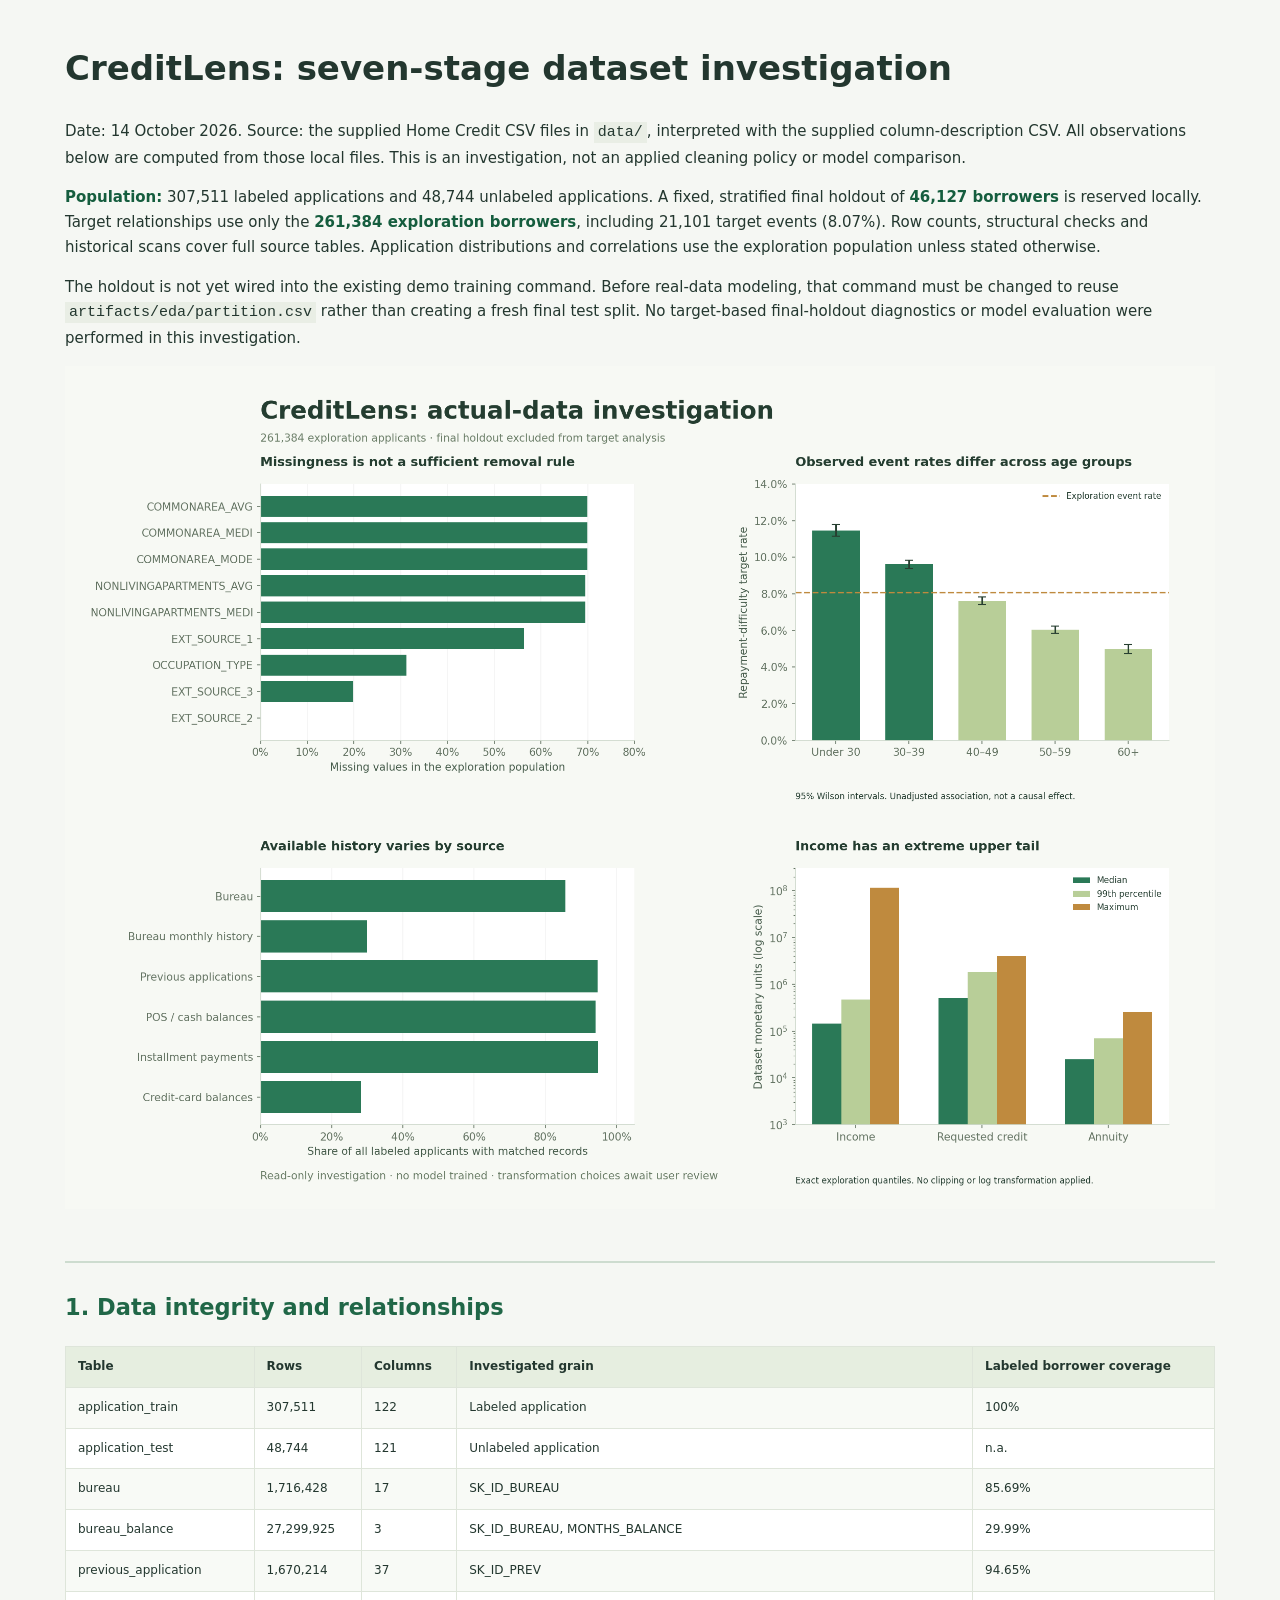
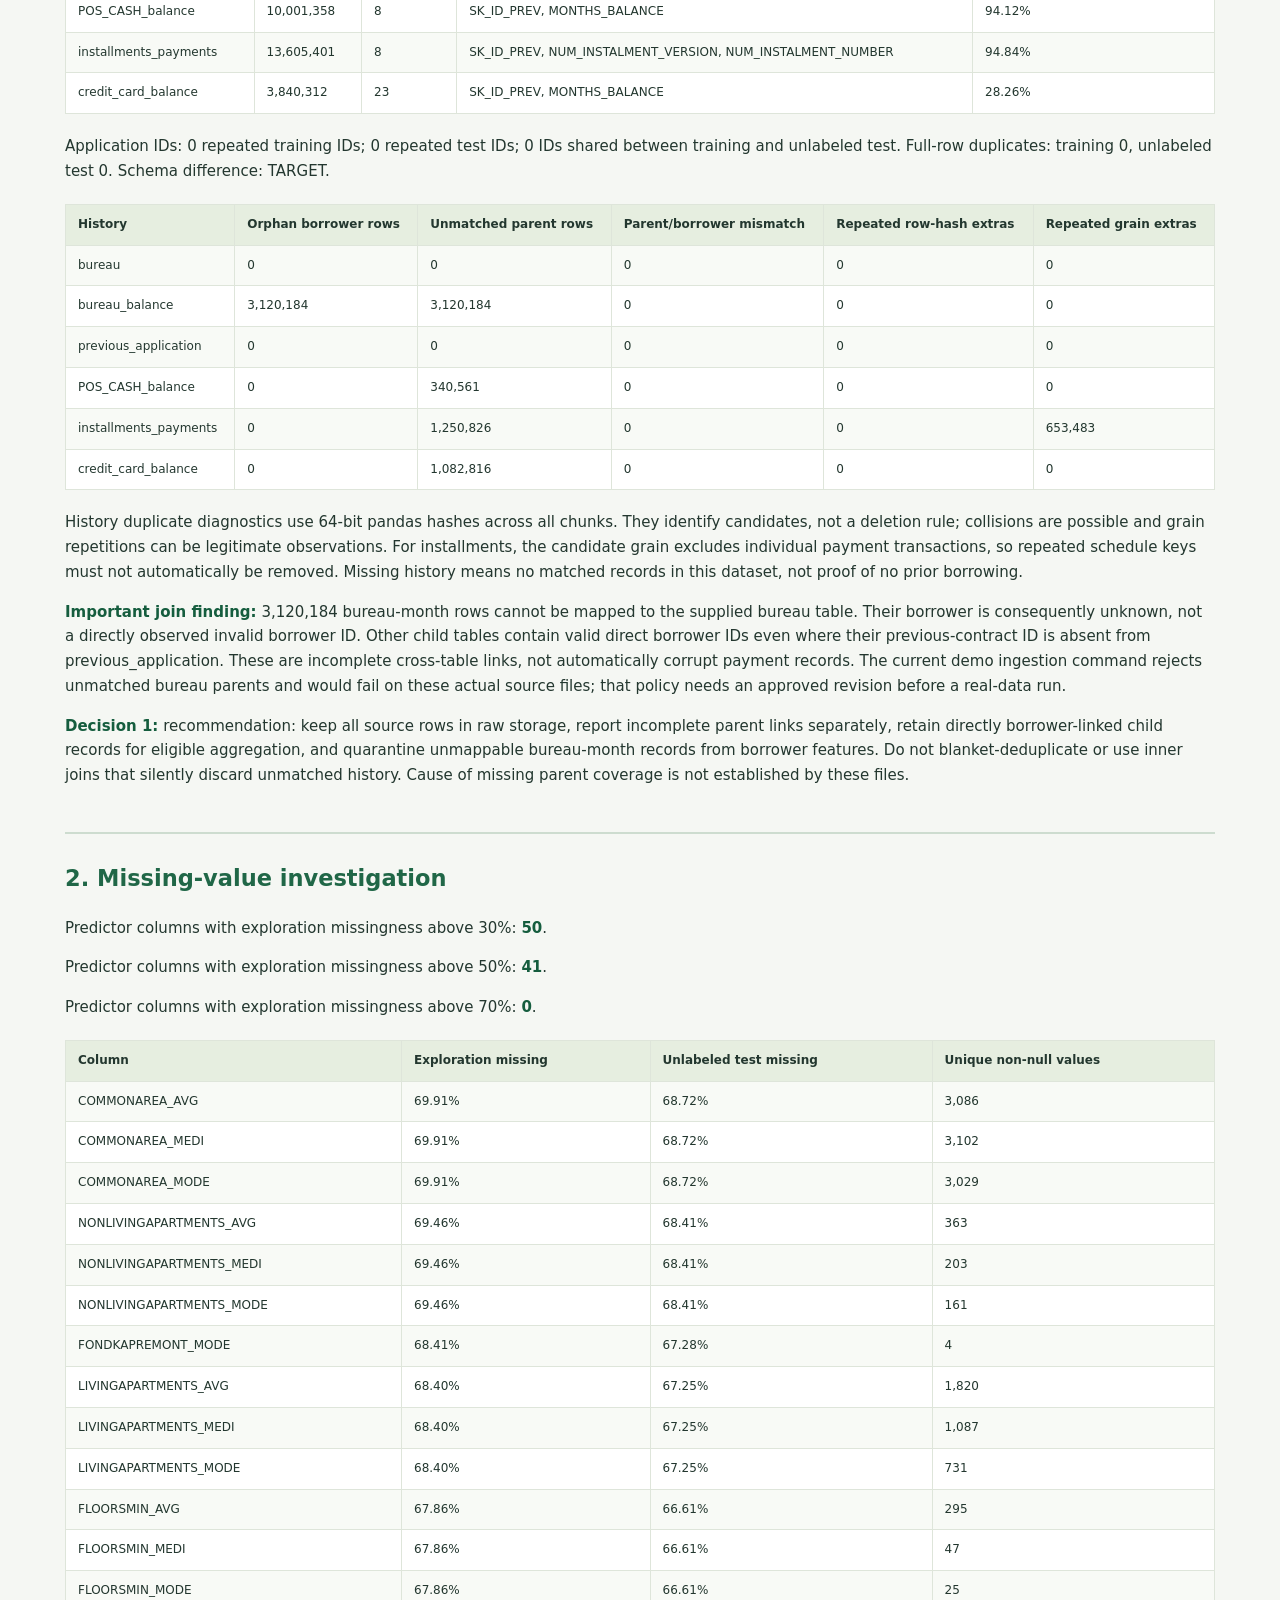
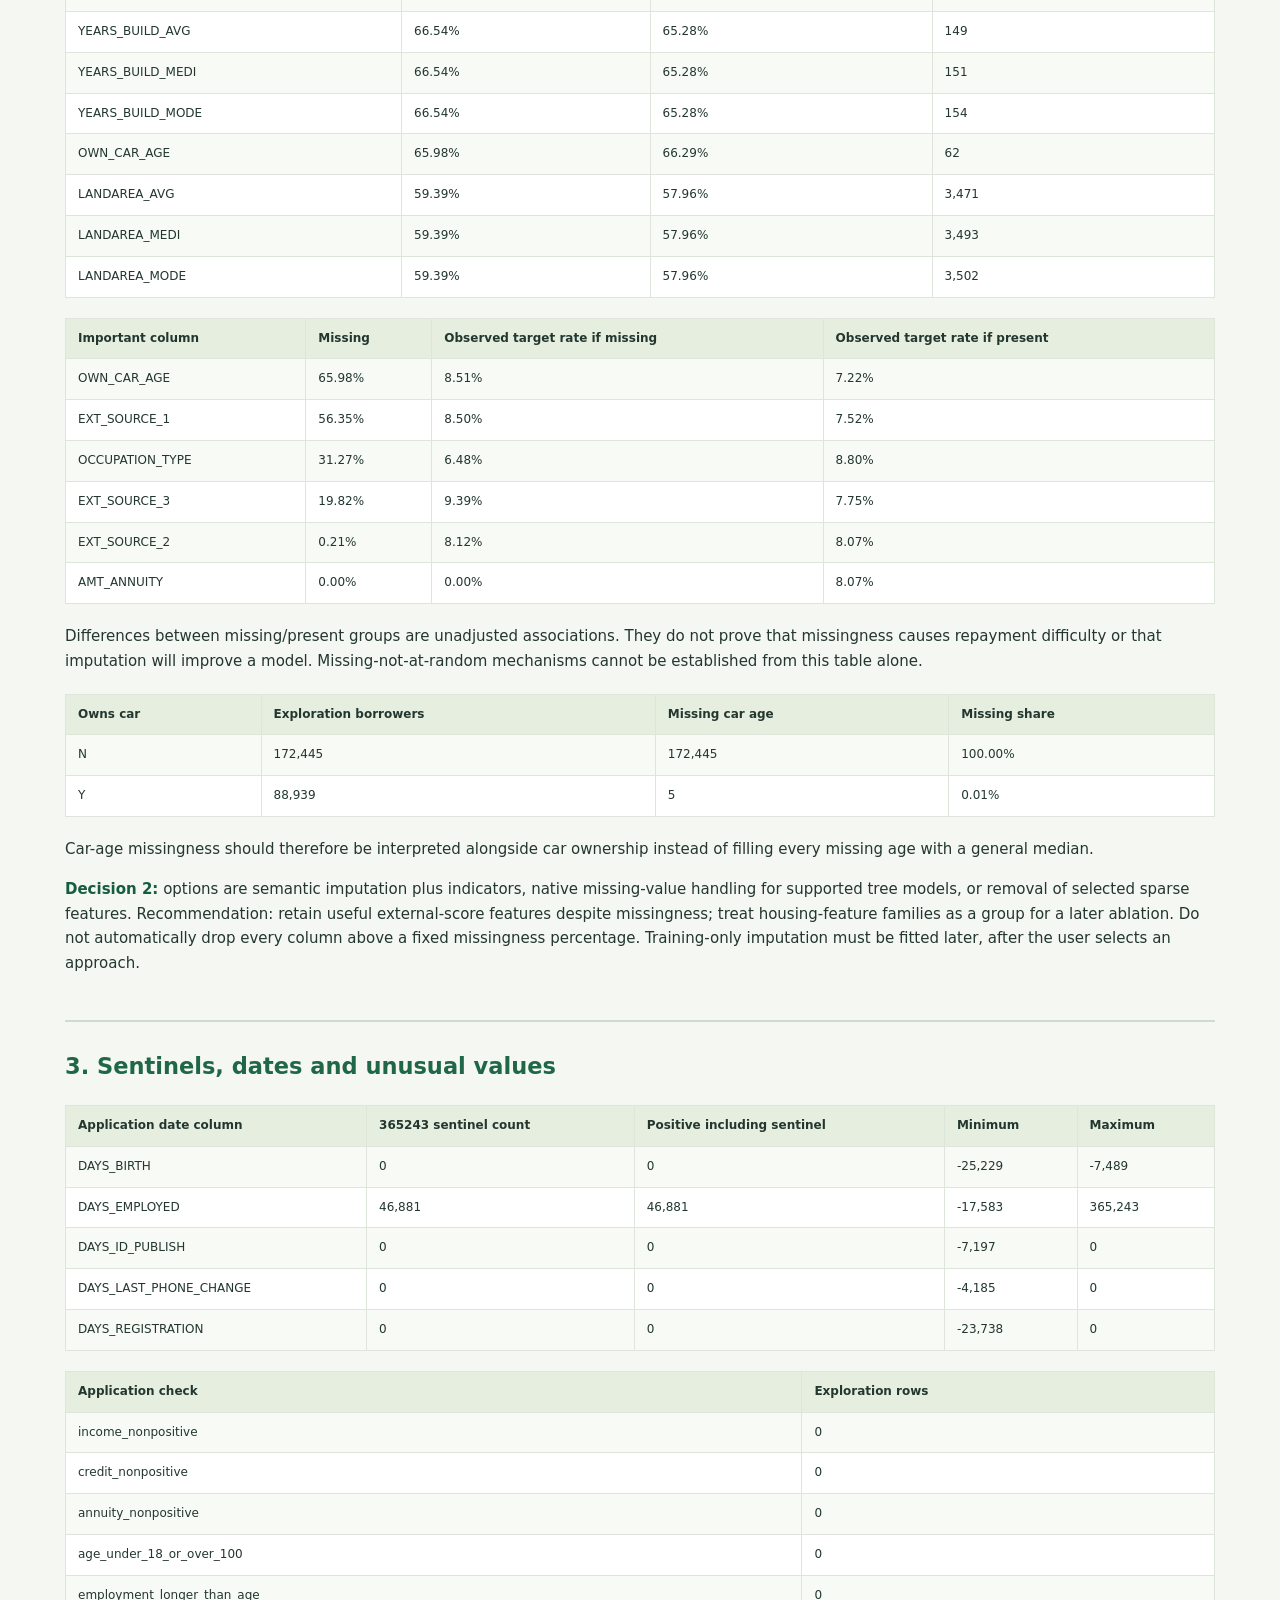
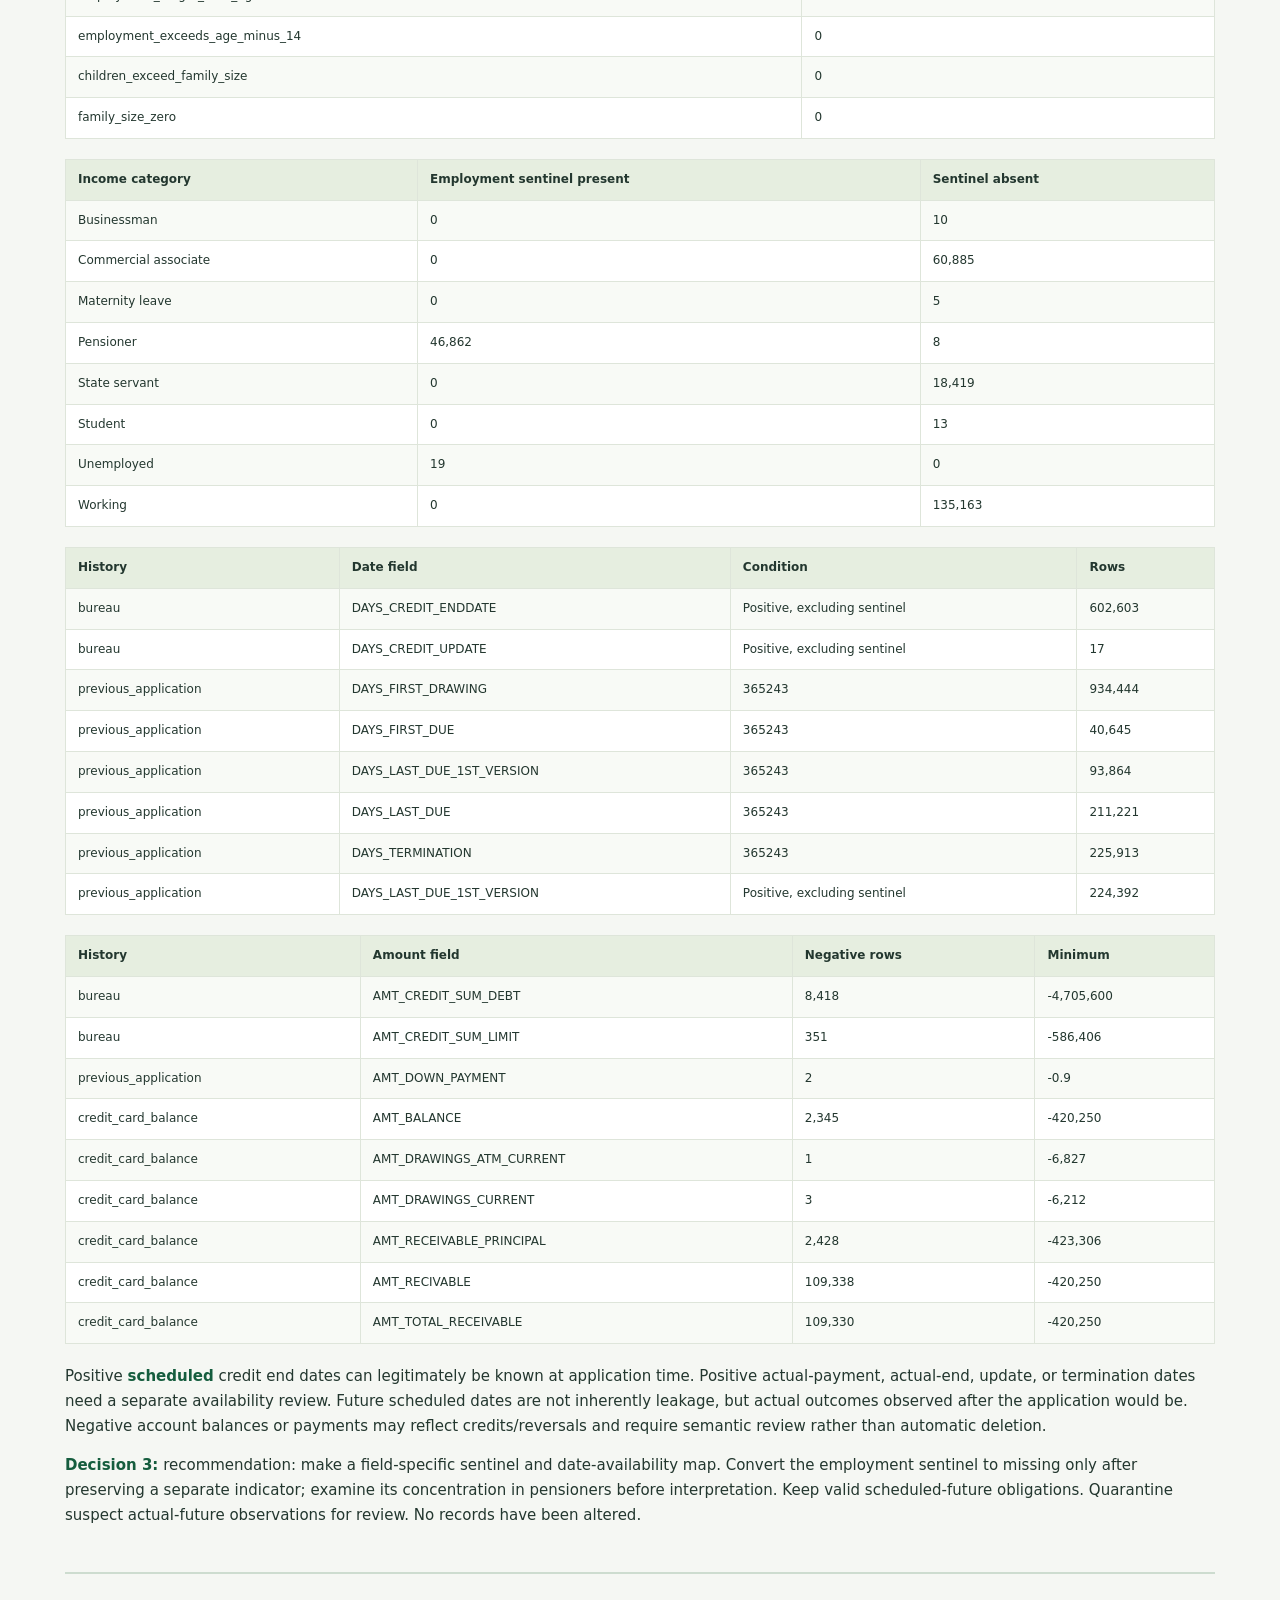
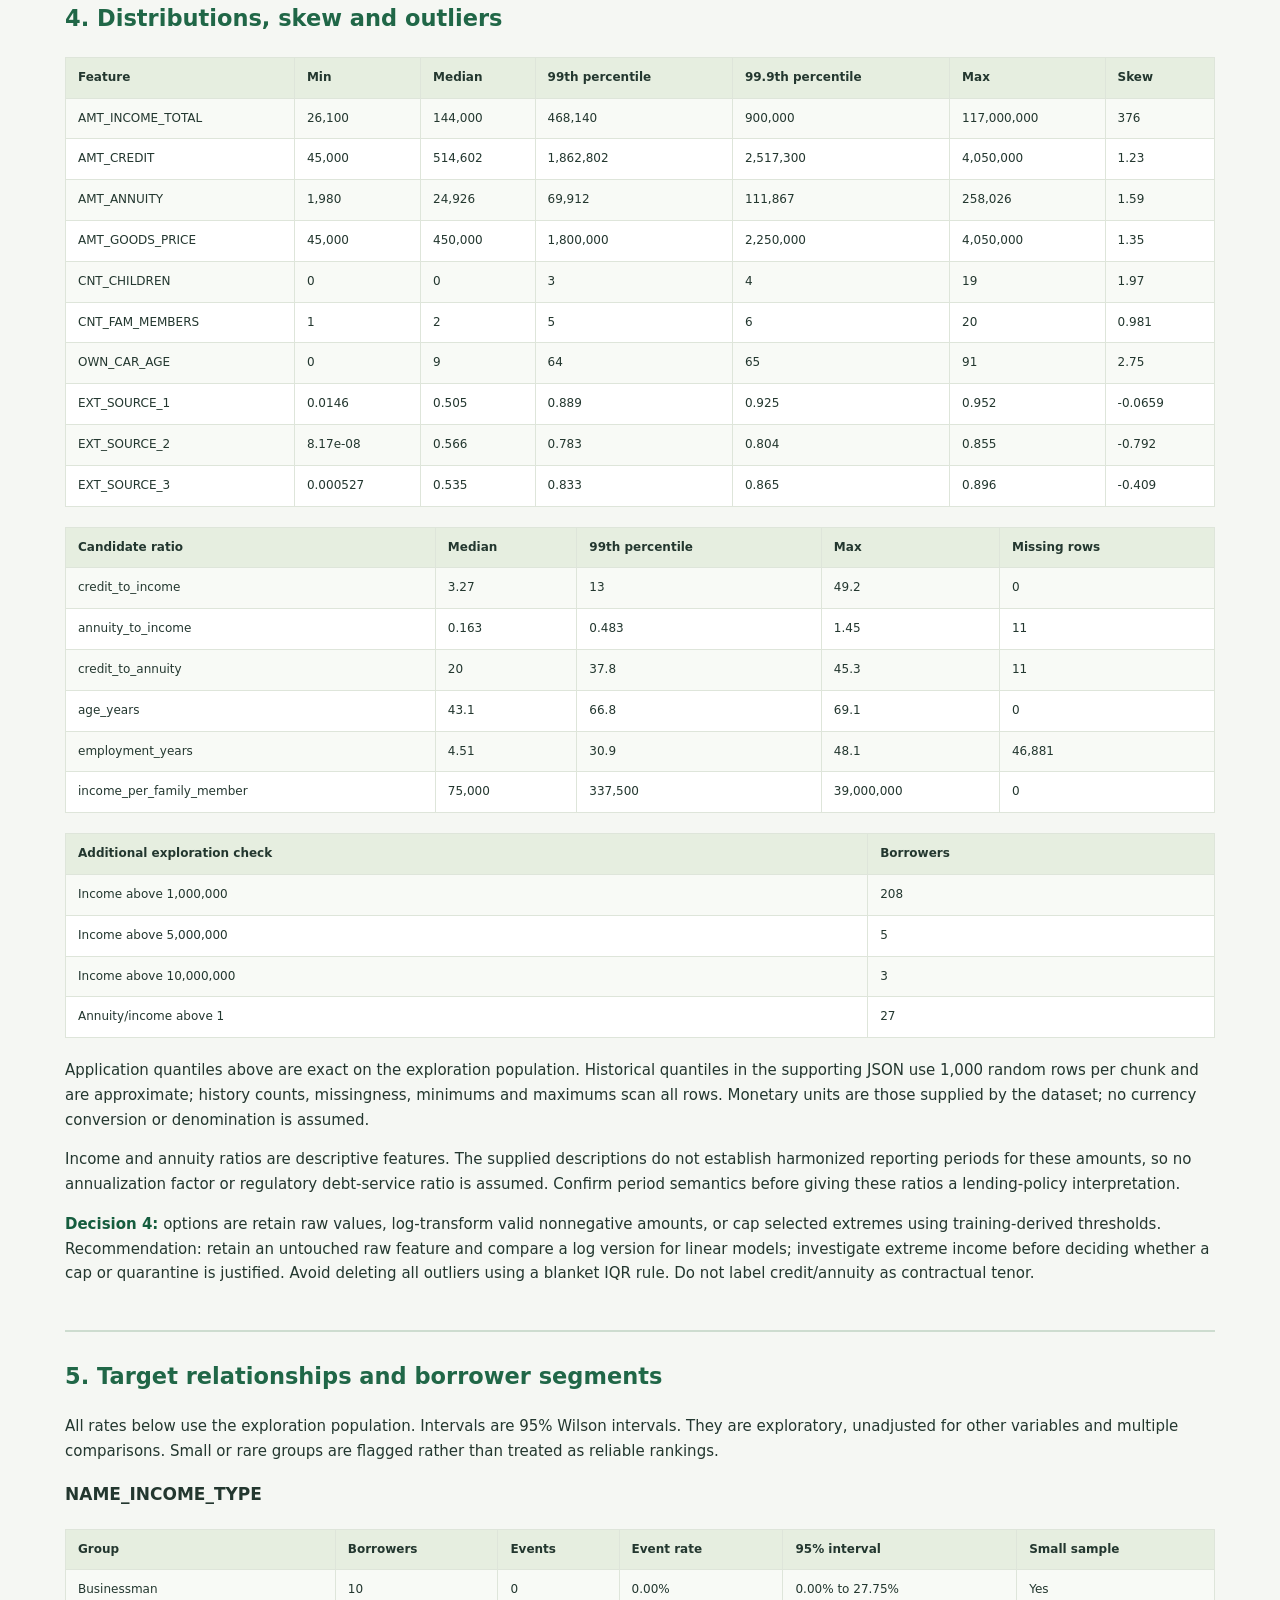
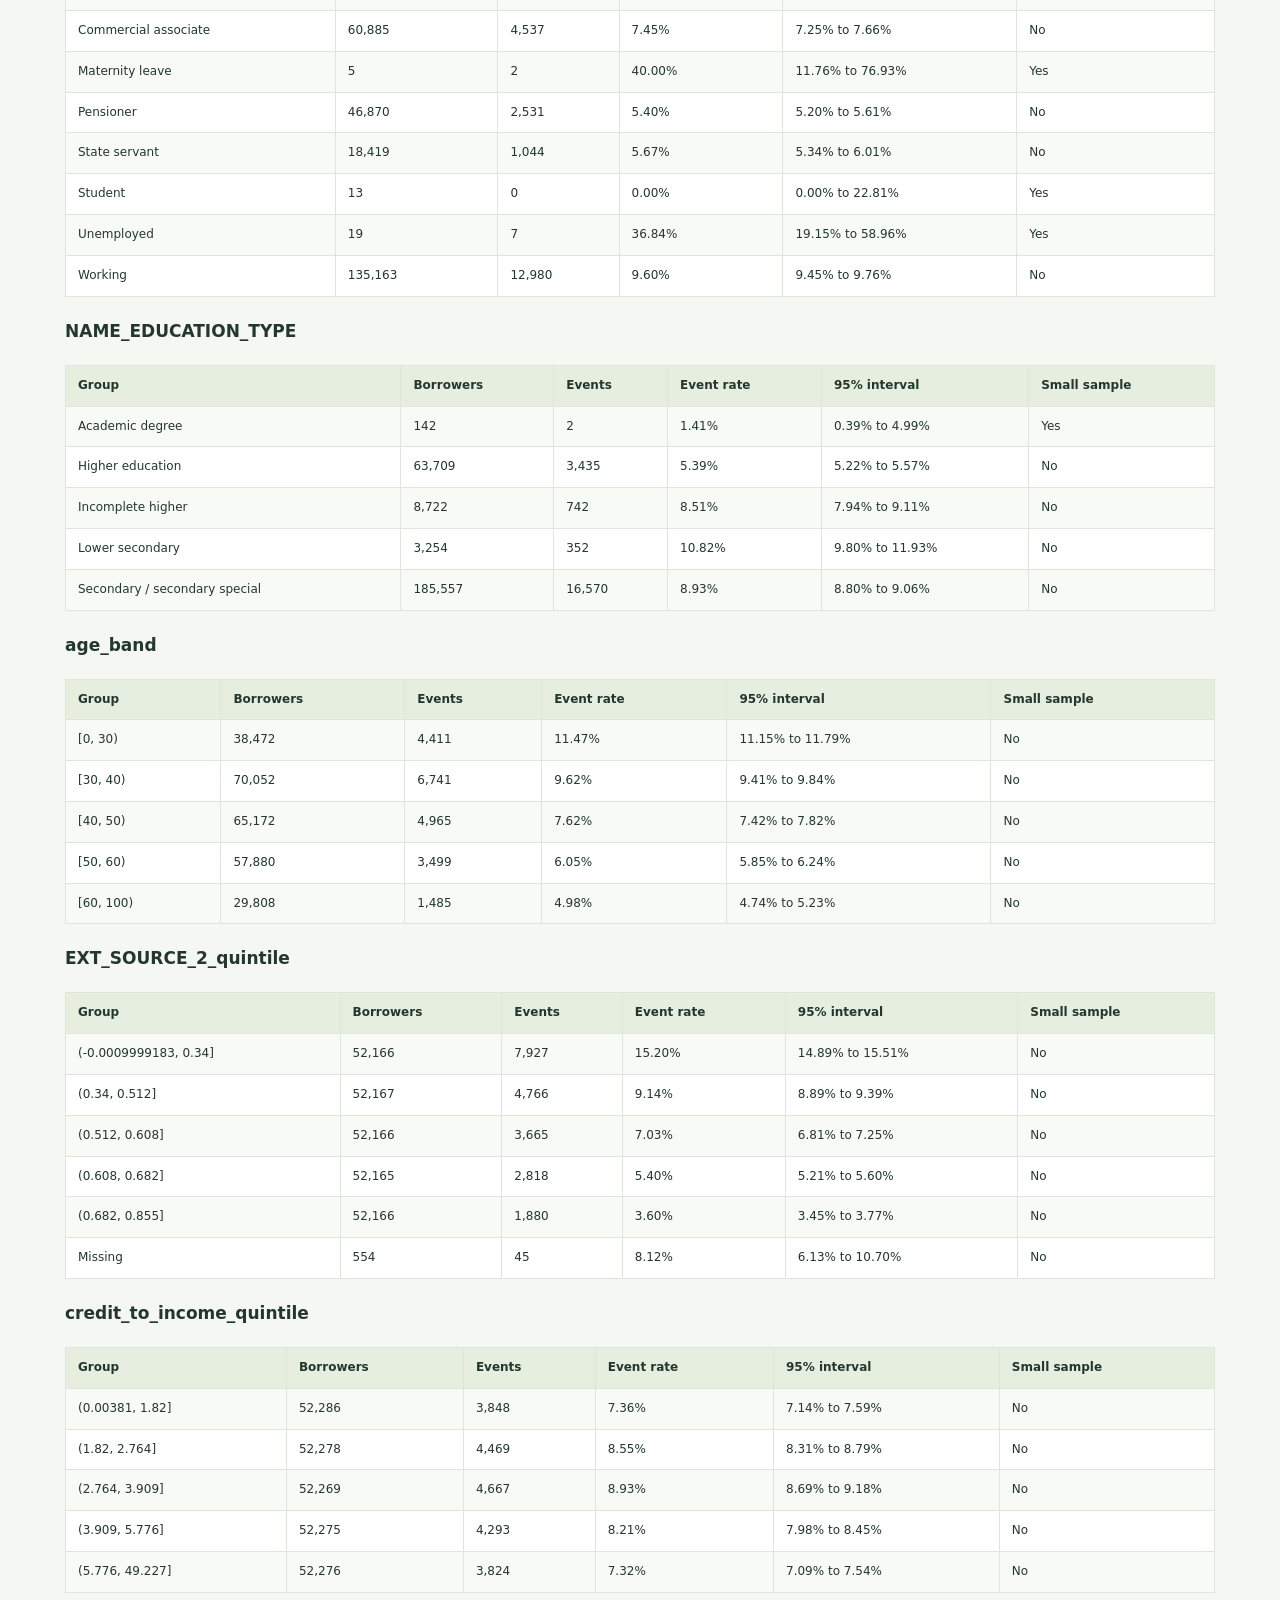
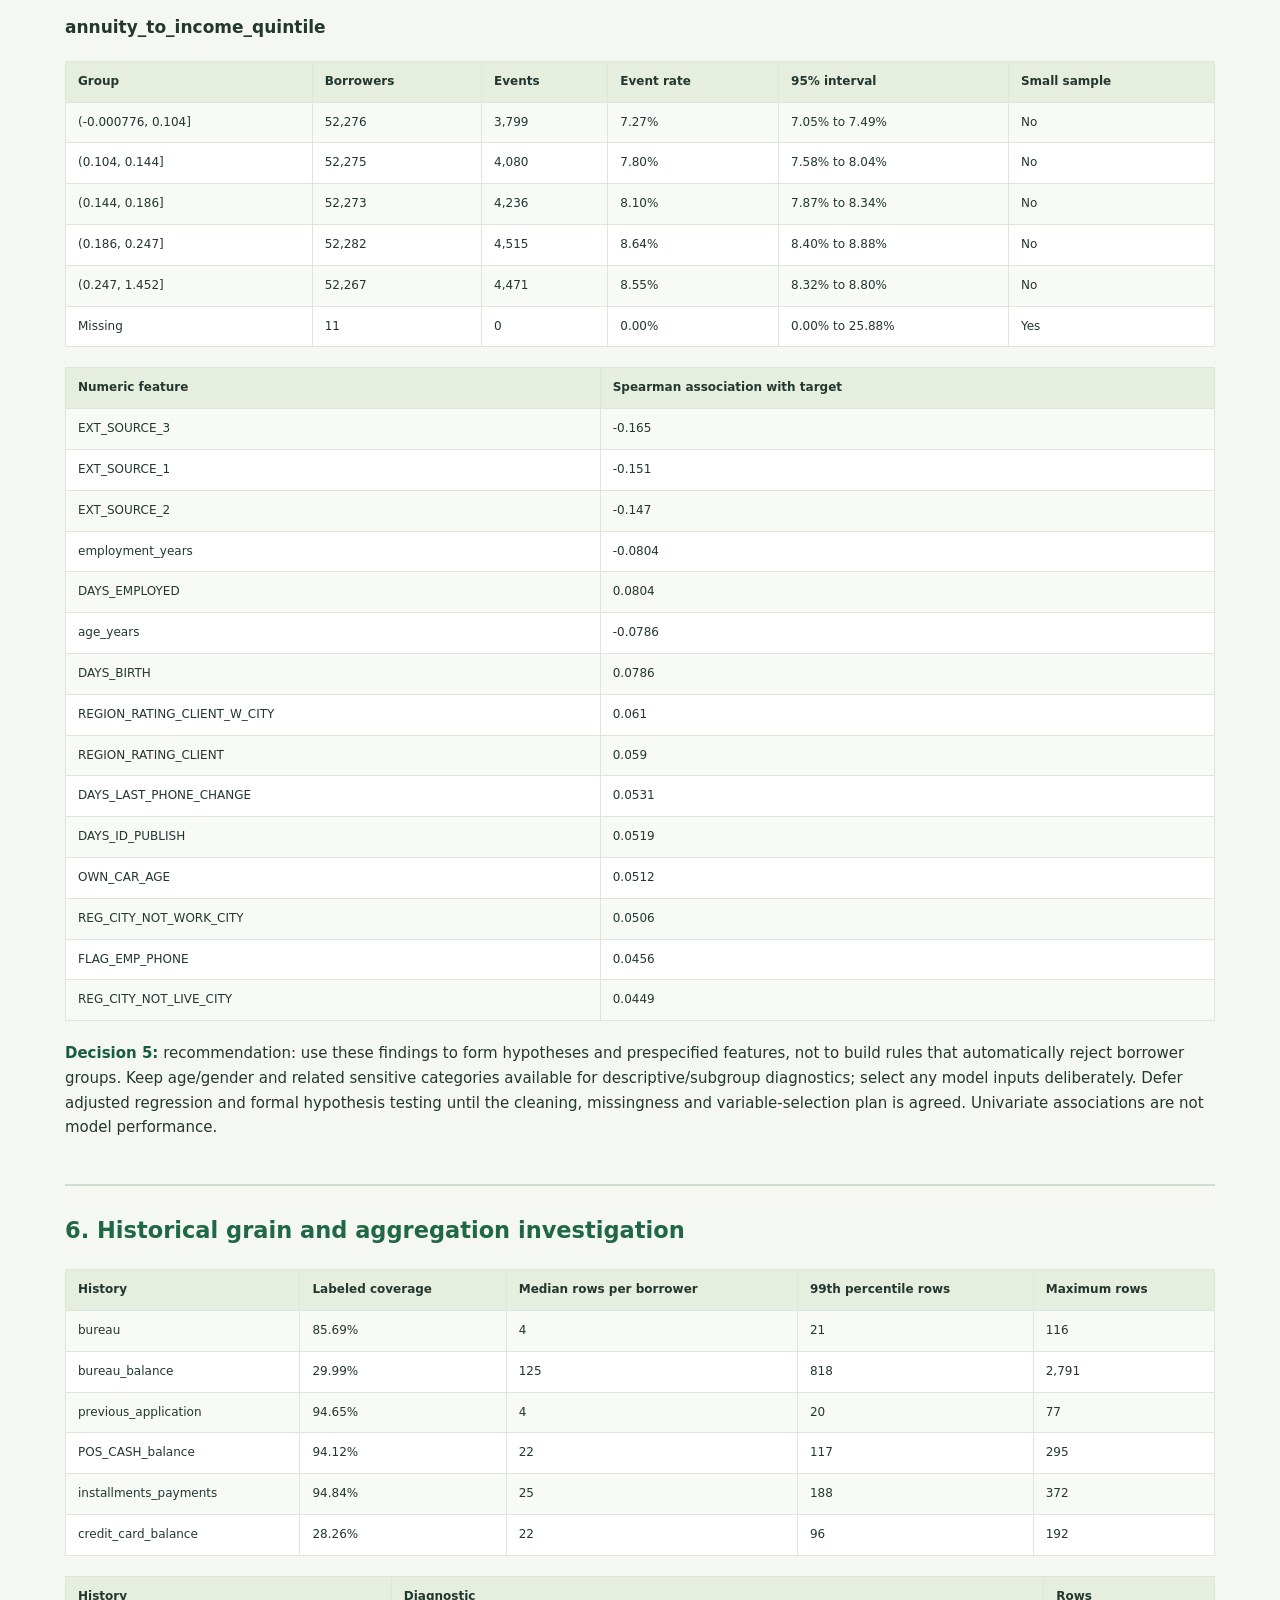
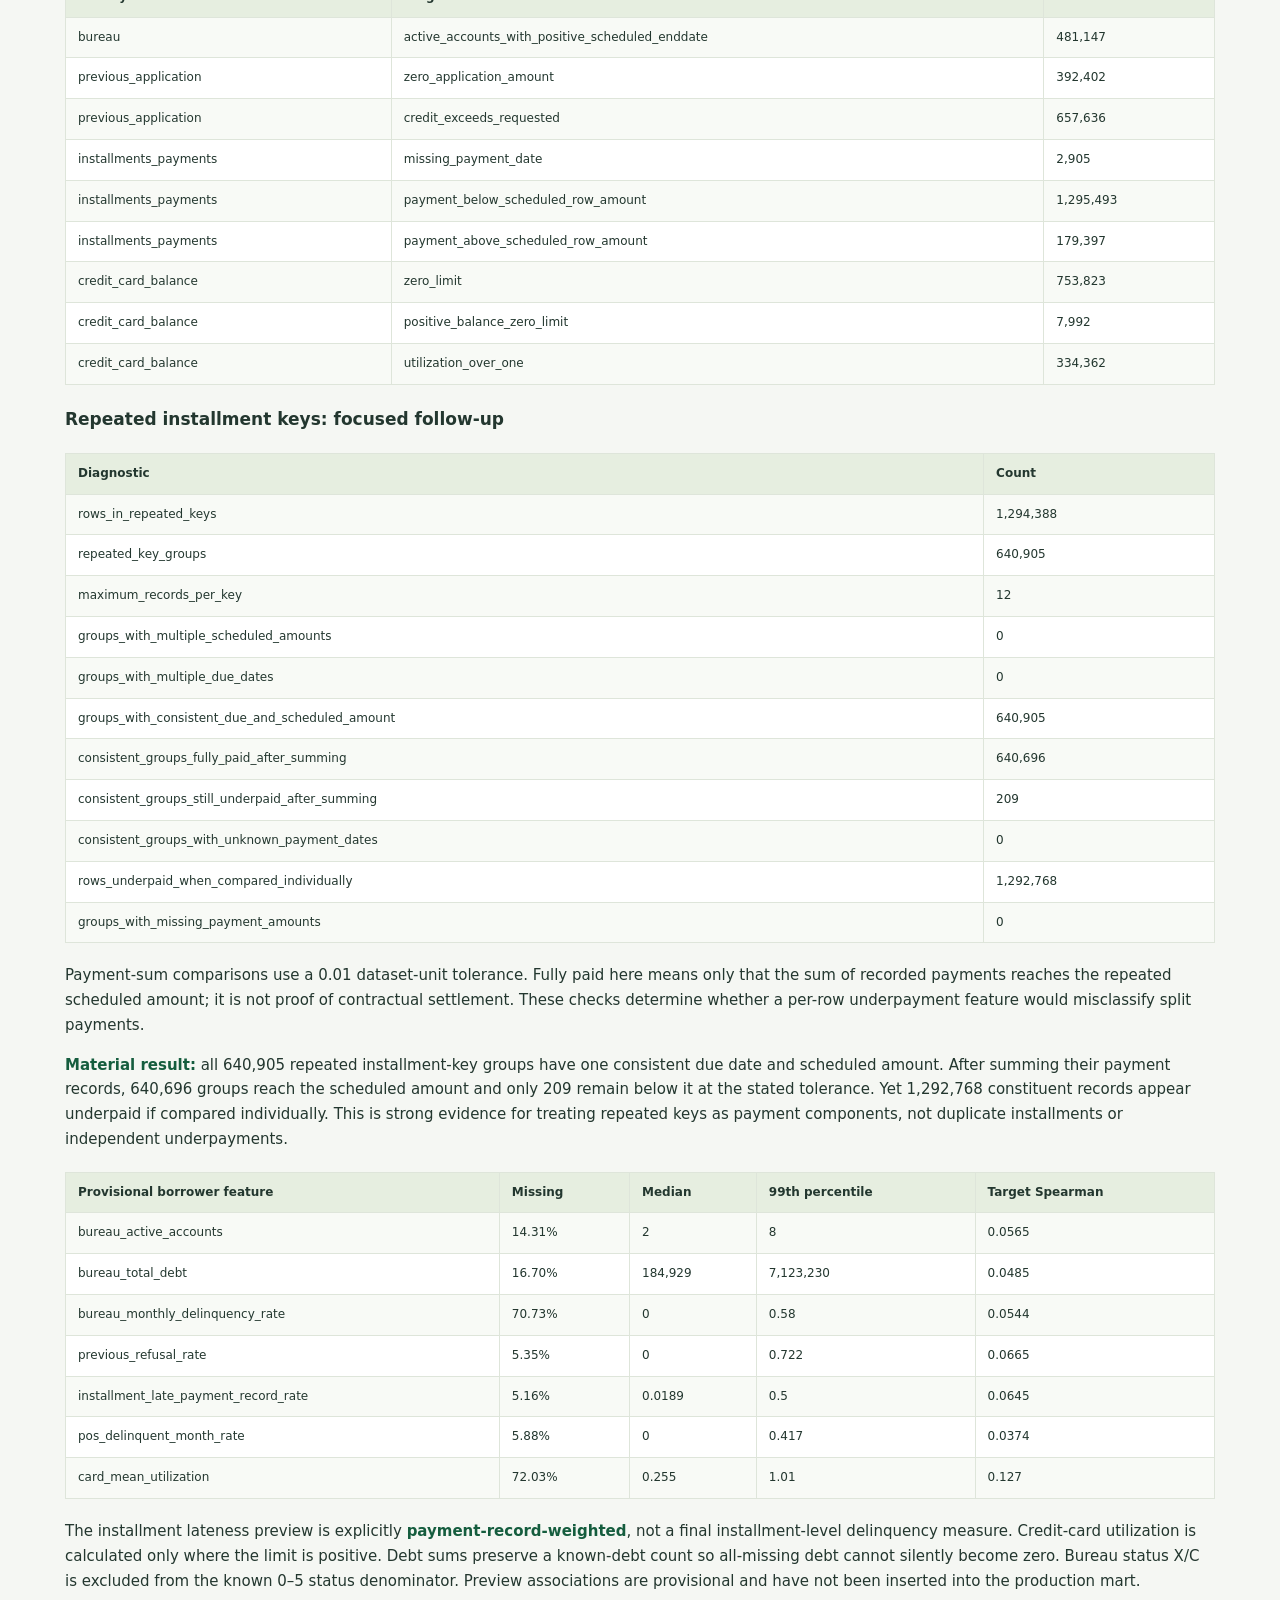
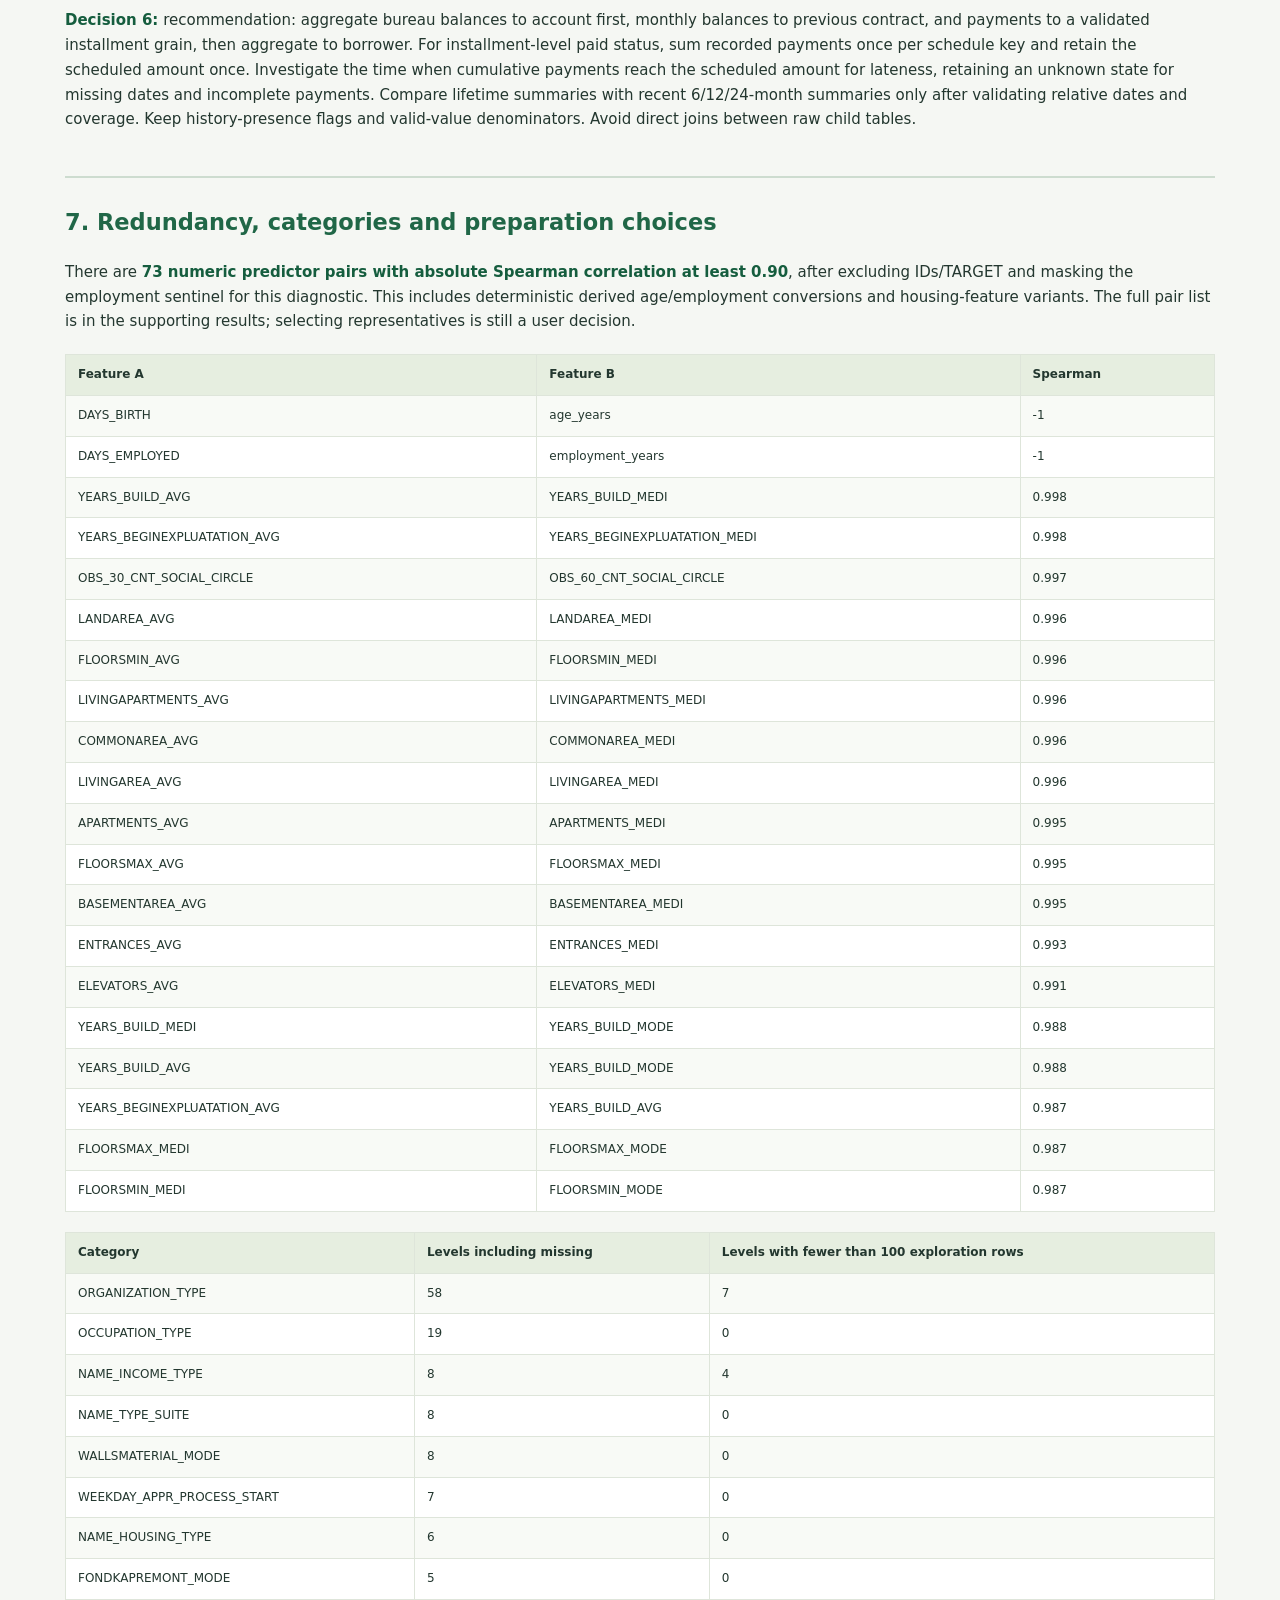
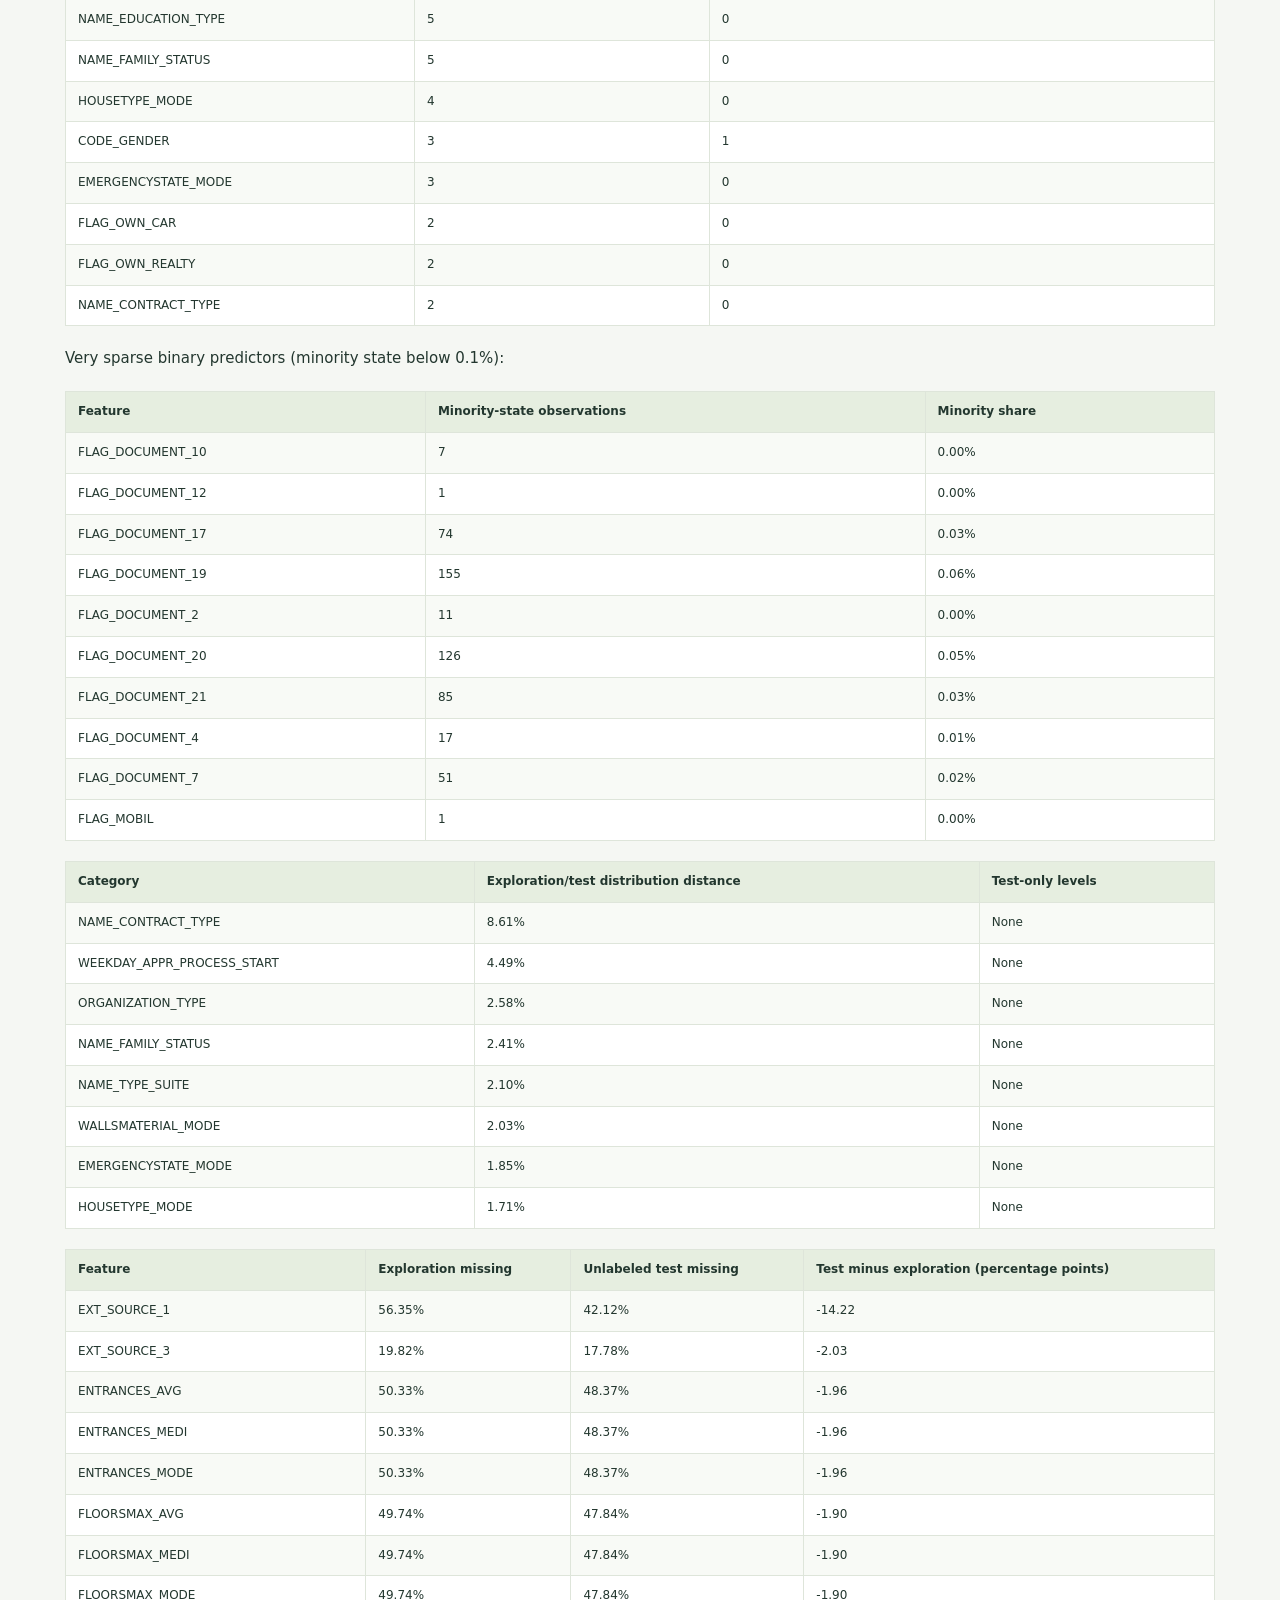
<file: docs/eda/investigation.html>
<!doctype html><html lang="en"><meta charset="utf-8"><meta name="viewport" content="width=device-width,initial-scale=1"><title>CreditLens data investigation</title><style>body{font:15px/1.65 system-ui,sans-serif;color:#23372f;background:#f5f7f3;max-width:1150px;margin:40px auto;padding:0 24px}h1{font-size:34px}h2{border-top:2px solid #cddccf;padding-top:26px;margin-top:44px;color:#206747}h3{font-size:17px}.scroll{overflow:auto;margin:20px 0}table{border-collapse:collapse;width:100%;font-size:12px;background:white}th,td{padding:10px 12px;border:1px solid #dee5da;text-align:left}th{background:#e6eee0}tr:nth-child(even){background:#f8faf6}code{background:#e9eee5;padding:2px 4px}strong{color:#155d3e}</style><main><h1>CreditLens: seven-stage dataset investigation</h1>
<p>Date: 14 October 2026. Source: the supplied Home Credit CSV files in <code>data/</code>, interpreted with the supplied column-description CSV. All observations below are computed from those local files. This is an investigation, not an applied cleaning policy or model comparison.</p>
<p><strong>Population:</strong> 307,511 labeled applications and 48,744 unlabeled applications. A fixed, stratified final holdout of <strong>46,127 borrowers</strong> is reserved locally. Target relationships use only the <strong>261,384 exploration borrowers</strong>, including 21,101 target events (8.07%). Row counts, structural checks and historical scans cover full source tables. Application distributions and correlations use the exploration population unless stated otherwise.</p>
<p>The holdout is not yet wired into the existing demo training command. Before real-data modeling, that command must be changed to reuse <code>artifacts/eda/partition.csv</code> rather than creating a fresh final test split. No target-based final-holdout diagnostics or model evaluation were performed in this investigation.</p>
<img src="figures/investigation-overview.png" alt="Overview of actual-data investigation" style="width:100%;height:auto">
<h2>1. Data integrity and relationships</h2>
<div class="scroll"><table>
<tr><th>Table</th><th>Rows</th><th>Columns</th><th>Investigated grain</th><th>Labeled borrower coverage</th></tr>
<tr><td>application_train</td><td>307,511</td><td>122</td><td>Labeled application</td><td>100%</td></tr>
<tr><td>application_test</td><td>48,744</td><td>121</td><td>Unlabeled application</td><td>n.a.</td></tr>
<tr><td>bureau</td><td>1,716,428</td><td>17</td><td>SK_ID_BUREAU</td><td>85.69%</td></tr>
<tr><td>bureau_balance</td><td>27,299,925</td><td>3</td><td>SK_ID_BUREAU, MONTHS_BALANCE</td><td>29.99%</td></tr>
<tr><td>previous_application</td><td>1,670,214</td><td>37</td><td>SK_ID_PREV</td><td>94.65%</td></tr>
<tr><td>POS_CASH_balance</td><td>10,001,358</td><td>8</td><td>SK_ID_PREV, MONTHS_BALANCE</td><td>94.12%</td></tr>
<tr><td>installments_payments</td><td>13,605,401</td><td>8</td><td>SK_ID_PREV, NUM_INSTALMENT_VERSION, NUM_INSTALMENT_NUMBER</td><td>94.84%</td></tr>
<tr><td>credit_card_balance</td><td>3,840,312</td><td>23</td><td>SK_ID_PREV, MONTHS_BALANCE</td><td>28.26%</td></tr>
</table></div>
<p>Application IDs: 0 repeated training IDs; 0 repeated test IDs; 0 IDs shared between training and unlabeled test. Full-row duplicates: training 0, unlabeled test 0. Schema difference: TARGET.</p>
<div class="scroll"><table>
<tr><th>History</th><th>Orphan borrower rows</th><th>Unmatched parent rows</th><th>Parent/borrower mismatch</th><th>Repeated row-hash extras</th><th>Repeated grain extras</th></tr>
<tr><td>bureau</td><td>0</td><td>0</td><td>0</td><td>0</td><td>0</td></tr>
<tr><td>bureau_balance</td><td>3,120,184</td><td>3,120,184</td><td>0</td><td>0</td><td>0</td></tr>
<tr><td>previous_application</td><td>0</td><td>0</td><td>0</td><td>0</td><td>0</td></tr>
<tr><td>POS_CASH_balance</td><td>0</td><td>340,561</td><td>0</td><td>0</td><td>0</td></tr>
<tr><td>installments_payments</td><td>0</td><td>1,250,826</td><td>0</td><td>0</td><td>653,483</td></tr>
<tr><td>credit_card_balance</td><td>0</td><td>1,082,816</td><td>0</td><td>0</td><td>0</td></tr>
</table></div>
<p>History duplicate diagnostics use 64-bit pandas hashes across all chunks. They identify candidates, not a deletion rule; collisions are possible and grain repetitions can be legitimate observations. For installments, the candidate grain excludes individual payment transactions, so repeated schedule keys must not automatically be removed. Missing history means no matched records in this dataset, not proof of no prior borrowing.</p>
<p><strong>Important join finding:</strong> 3,120,184 bureau-month rows cannot be mapped to the supplied bureau table. Their borrower is consequently unknown, not a directly observed invalid borrower ID. Other child tables contain valid direct borrower IDs even where their previous-contract ID is absent from previous_application. These are incomplete cross-table links, not automatically corrupt payment records. The current demo ingestion command rejects unmatched bureau parents and would fail on these actual source files; that policy needs an approved revision before a real-data run.</p>
<p><strong>Decision 1:</strong> recommendation: keep all source rows in raw storage, report incomplete parent links separately, retain directly borrower-linked child records for eligible aggregation, and quarantine unmappable bureau-month records from borrower features. Do not blanket-deduplicate or use inner joins that silently discard unmatched history. Cause of missing parent coverage is not established by these files.</p>
<h2>2. Missing-value investigation</h2>
<p>Predictor columns with exploration missingness above 30%: <strong>50</strong>.</p>
<p>Predictor columns with exploration missingness above 50%: <strong>41</strong>.</p>
<p>Predictor columns with exploration missingness above 70%: <strong>0</strong>.</p>
<div class="scroll"><table>
<tr><th>Column</th><th>Exploration missing</th><th>Unlabeled test missing</th><th>Unique non-null values</th></tr>
<tr><td>COMMONAREA_AVG</td><td>69.91%</td><td>68.72%</td><td>3,086</td></tr>
<tr><td>COMMONAREA_MEDI</td><td>69.91%</td><td>68.72%</td><td>3,102</td></tr>
<tr><td>COMMONAREA_MODE</td><td>69.91%</td><td>68.72%</td><td>3,029</td></tr>
<tr><td>NONLIVINGAPARTMENTS_AVG</td><td>69.46%</td><td>68.41%</td><td>363</td></tr>
<tr><td>NONLIVINGAPARTMENTS_MEDI</td><td>69.46%</td><td>68.41%</td><td>203</td></tr>
<tr><td>NONLIVINGAPARTMENTS_MODE</td><td>69.46%</td><td>68.41%</td><td>161</td></tr>
<tr><td>FONDKAPREMONT_MODE</td><td>68.41%</td><td>67.28%</td><td>4</td></tr>
<tr><td>LIVINGAPARTMENTS_AVG</td><td>68.40%</td><td>67.25%</td><td>1,820</td></tr>
<tr><td>LIVINGAPARTMENTS_MEDI</td><td>68.40%</td><td>67.25%</td><td>1,087</td></tr>
<tr><td>LIVINGAPARTMENTS_MODE</td><td>68.40%</td><td>67.25%</td><td>731</td></tr>
<tr><td>FLOORSMIN_AVG</td><td>67.86%</td><td>66.61%</td><td>295</td></tr>
<tr><td>FLOORSMIN_MEDI</td><td>67.86%</td><td>66.61%</td><td>47</td></tr>
<tr><td>FLOORSMIN_MODE</td><td>67.86%</td><td>66.61%</td><td>25</td></tr>
<tr><td>YEARS_BUILD_AVG</td><td>66.54%</td><td>65.28%</td><td>149</td></tr>
<tr><td>YEARS_BUILD_MEDI</td><td>66.54%</td><td>65.28%</td><td>151</td></tr>
<tr><td>YEARS_BUILD_MODE</td><td>66.54%</td><td>65.28%</td><td>154</td></tr>
<tr><td>OWN_CAR_AGE</td><td>65.98%</td><td>66.29%</td><td>62</td></tr>
<tr><td>LANDAREA_AVG</td><td>59.39%</td><td>57.96%</td><td>3,471</td></tr>
<tr><td>LANDAREA_MEDI</td><td>59.39%</td><td>57.96%</td><td>3,493</td></tr>
<tr><td>LANDAREA_MODE</td><td>59.39%</td><td>57.96%</td><td>3,502</td></tr>
</table></div>
<div class="scroll"><table>
<tr><th>Important column</th><th>Missing</th><th>Observed target rate if missing</th><th>Observed target rate if present</th></tr>
<tr><td>OWN_CAR_AGE</td><td>65.98%</td><td>8.51%</td><td>7.22%</td></tr>
<tr><td>EXT_SOURCE_1</td><td>56.35%</td><td>8.50%</td><td>7.52%</td></tr>
<tr><td>OCCUPATION_TYPE</td><td>31.27%</td><td>6.48%</td><td>8.80%</td></tr>
<tr><td>EXT_SOURCE_3</td><td>19.82%</td><td>9.39%</td><td>7.75%</td></tr>
<tr><td>EXT_SOURCE_2</td><td>0.21%</td><td>8.12%</td><td>8.07%</td></tr>
<tr><td>AMT_ANNUITY</td><td>0.00%</td><td>0.00%</td><td>8.07%</td></tr>
</table></div>
<p>Differences between missing/present groups are unadjusted associations. They do not prove that missingness causes repayment difficulty or that imputation will improve a model. Missing-not-at-random mechanisms cannot be established from this table alone.</p>
<div class="scroll"><table>
<tr><th>Owns car</th><th>Exploration borrowers</th><th>Missing car age</th><th>Missing share</th></tr>
<tr><td>N</td><td>172,445</td><td>172,445</td><td>100.00%</td></tr>
<tr><td>Y</td><td>88,939</td><td>5</td><td>0.01%</td></tr>
</table></div>
<p>Car-age missingness should therefore be interpreted alongside car ownership instead of filling every missing age with a general median.</p>
<p><strong>Decision 2:</strong> options are semantic imputation plus indicators, native missing-value handling for supported tree models, or removal of selected sparse features. Recommendation: retain useful external-score features despite missingness; treat housing-feature families as a group for a later ablation. Do not automatically drop every column above a fixed missingness percentage. Training-only imputation must be fitted later, after the user selects an approach.</p>
<h2>3. Sentinels, dates and unusual values</h2>
<div class="scroll"><table>
<tr><th>Application date column</th><th>365243 sentinel count</th><th>Positive including sentinel</th><th>Minimum</th><th>Maximum</th></tr>
<tr><td>DAYS_BIRTH</td><td>0</td><td>0</td><td>-25,229</td><td>-7,489</td></tr>
<tr><td>DAYS_EMPLOYED</td><td>46,881</td><td>46,881</td><td>-17,583</td><td>365,243</td></tr>
<tr><td>DAYS_ID_PUBLISH</td><td>0</td><td>0</td><td>-7,197</td><td>0</td></tr>
<tr><td>DAYS_LAST_PHONE_CHANGE</td><td>0</td><td>0</td><td>-4,185</td><td>0</td></tr>
<tr><td>DAYS_REGISTRATION</td><td>0</td><td>0</td><td>-23,738</td><td>0</td></tr>
</table></div>
<div class="scroll"><table>
<tr><th>Application check</th><th>Exploration rows</th></tr>
<tr><td>income_nonpositive</td><td>0</td></tr>
<tr><td>credit_nonpositive</td><td>0</td></tr>
<tr><td>annuity_nonpositive</td><td>0</td></tr>
<tr><td>age_under_18_or_over_100</td><td>0</td></tr>
<tr><td>employment_longer_than_age</td><td>0</td></tr>
<tr><td>employment_exceeds_age_minus_14</td><td>0</td></tr>
<tr><td>children_exceed_family_size</td><td>0</td></tr>
<tr><td>family_size_zero</td><td>0</td></tr>
</table></div>
<div class="scroll"><table>
<tr><th>Income category</th><th>Employment sentinel present</th><th>Sentinel absent</th></tr>
<tr><td>Businessman</td><td>0</td><td>10</td></tr>
<tr><td>Commercial associate</td><td>0</td><td>60,885</td></tr>
<tr><td>Maternity leave</td><td>0</td><td>5</td></tr>
<tr><td>Pensioner</td><td>46,862</td><td>8</td></tr>
<tr><td>State servant</td><td>0</td><td>18,419</td></tr>
<tr><td>Student</td><td>0</td><td>13</td></tr>
<tr><td>Unemployed</td><td>19</td><td>0</td></tr>
<tr><td>Working</td><td>0</td><td>135,163</td></tr>
</table></div>
<div class="scroll"><table>
<tr><th>History</th><th>Date field</th><th>Condition</th><th>Rows</th></tr>
<tr><td>bureau</td><td>DAYS_CREDIT_ENDDATE</td><td>Positive, excluding sentinel</td><td>602,603</td></tr>
<tr><td>bureau</td><td>DAYS_CREDIT_UPDATE</td><td>Positive, excluding sentinel</td><td>17</td></tr>
<tr><td>previous_application</td><td>DAYS_FIRST_DRAWING</td><td>365243</td><td>934,444</td></tr>
<tr><td>previous_application</td><td>DAYS_FIRST_DUE</td><td>365243</td><td>40,645</td></tr>
<tr><td>previous_application</td><td>DAYS_LAST_DUE_1ST_VERSION</td><td>365243</td><td>93,864</td></tr>
<tr><td>previous_application</td><td>DAYS_LAST_DUE</td><td>365243</td><td>211,221</td></tr>
<tr><td>previous_application</td><td>DAYS_TERMINATION</td><td>365243</td><td>225,913</td></tr>
<tr><td>previous_application</td><td>DAYS_LAST_DUE_1ST_VERSION</td><td>Positive, excluding sentinel</td><td>224,392</td></tr>
</table></div>
<div class="scroll"><table>
<tr><th>History</th><th>Amount field</th><th>Negative rows</th><th>Minimum</th></tr>
<tr><td>bureau</td><td>AMT_CREDIT_SUM_DEBT</td><td>8,418</td><td>-4,705,600</td></tr>
<tr><td>bureau</td><td>AMT_CREDIT_SUM_LIMIT</td><td>351</td><td>-586,406</td></tr>
<tr><td>previous_application</td><td>AMT_DOWN_PAYMENT</td><td>2</td><td>-0.9</td></tr>
<tr><td>credit_card_balance</td><td>AMT_BALANCE</td><td>2,345</td><td>-420,250</td></tr>
<tr><td>credit_card_balance</td><td>AMT_DRAWINGS_ATM_CURRENT</td><td>1</td><td>-6,827</td></tr>
<tr><td>credit_card_balance</td><td>AMT_DRAWINGS_CURRENT</td><td>3</td><td>-6,212</td></tr>
<tr><td>credit_card_balance</td><td>AMT_RECEIVABLE_PRINCIPAL</td><td>2,428</td><td>-423,306</td></tr>
<tr><td>credit_card_balance</td><td>AMT_RECIVABLE</td><td>109,338</td><td>-420,250</td></tr>
<tr><td>credit_card_balance</td><td>AMT_TOTAL_RECEIVABLE</td><td>109,330</td><td>-420,250</td></tr>
</table></div>
<p>Positive <strong>scheduled</strong> credit end dates can legitimately be known at application time. Positive actual-payment, actual-end, update, or termination dates need a separate availability review. Future scheduled dates are not inherently leakage, but actual outcomes observed after the application would be. Negative account balances or payments may reflect credits/reversals and require semantic review rather than automatic deletion.</p>
<p><strong>Decision 3:</strong> recommendation: make a field-specific sentinel and date-availability map. Convert the employment sentinel to missing only after preserving a separate indicator; examine its concentration in pensioners before interpretation. Keep valid scheduled-future obligations. Quarantine suspect actual-future observations for review. No records have been altered.</p>
<h2>4. Distributions, skew and outliers</h2>
<div class="scroll"><table>
<tr><th>Feature</th><th>Min</th><th>Median</th><th>99th percentile</th><th>99.9th percentile</th><th>Max</th><th>Skew</th></tr>
<tr><td>AMT_INCOME_TOTAL</td><td>26,100</td><td>144,000</td><td>468,140</td><td>900,000</td><td>117,000,000</td><td>376</td></tr>
<tr><td>AMT_CREDIT</td><td>45,000</td><td>514,602</td><td>1,862,802</td><td>2,517,300</td><td>4,050,000</td><td>1.23</td></tr>
<tr><td>AMT_ANNUITY</td><td>1,980</td><td>24,926</td><td>69,912</td><td>111,867</td><td>258,026</td><td>1.59</td></tr>
<tr><td>AMT_GOODS_PRICE</td><td>45,000</td><td>450,000</td><td>1,800,000</td><td>2,250,000</td><td>4,050,000</td><td>1.35</td></tr>
<tr><td>CNT_CHILDREN</td><td>0</td><td>0</td><td>3</td><td>4</td><td>19</td><td>1.97</td></tr>
<tr><td>CNT_FAM_MEMBERS</td><td>1</td><td>2</td><td>5</td><td>6</td><td>20</td><td>0.981</td></tr>
<tr><td>OWN_CAR_AGE</td><td>0</td><td>9</td><td>64</td><td>65</td><td>91</td><td>2.75</td></tr>
<tr><td>EXT_SOURCE_1</td><td>0.0146</td><td>0.505</td><td>0.889</td><td>0.925</td><td>0.952</td><td>-0.0659</td></tr>
<tr><td>EXT_SOURCE_2</td><td>8.17e-08</td><td>0.566</td><td>0.783</td><td>0.804</td><td>0.855</td><td>-0.792</td></tr>
<tr><td>EXT_SOURCE_3</td><td>0.000527</td><td>0.535</td><td>0.833</td><td>0.865</td><td>0.896</td><td>-0.409</td></tr>
</table></div>
<div class="scroll"><table>
<tr><th>Candidate ratio</th><th>Median</th><th>99th percentile</th><th>Max</th><th>Missing rows</th></tr>
<tr><td>credit_to_income</td><td>3.27</td><td>13</td><td>49.2</td><td>0</td></tr>
<tr><td>annuity_to_income</td><td>0.163</td><td>0.483</td><td>1.45</td><td>11</td></tr>
<tr><td>credit_to_annuity</td><td>20</td><td>37.8</td><td>45.3</td><td>11</td></tr>
<tr><td>age_years</td><td>43.1</td><td>66.8</td><td>69.1</td><td>0</td></tr>
<tr><td>employment_years</td><td>4.51</td><td>30.9</td><td>48.1</td><td>46,881</td></tr>
<tr><td>income_per_family_member</td><td>75,000</td><td>337,500</td><td>39,000,000</td><td>0</td></tr>
</table></div>
<div class="scroll"><table>
<tr><th>Additional exploration check</th><th>Borrowers</th></tr>
<tr><td>Income above 1,000,000</td><td>208</td></tr>
<tr><td>Income above 5,000,000</td><td>5</td></tr>
<tr><td>Income above 10,000,000</td><td>3</td></tr>
<tr><td>Annuity/income above 1</td><td>27</td></tr>
</table></div>
<p>Application quantiles above are exact on the exploration population. Historical quantiles in the supporting JSON use 1,000 random rows per chunk and are approximate; history counts, missingness, minimums and maximums scan all rows. Monetary units are those supplied by the dataset; no currency conversion or denomination is assumed.</p>
<p>Income and annuity ratios are descriptive features. The supplied descriptions do not establish harmonized reporting periods for these amounts, so no annualization factor or regulatory debt-service ratio is assumed. Confirm period semantics before giving these ratios a lending-policy interpretation.</p>
<p><strong>Decision 4:</strong> options are retain raw values, log-transform valid nonnegative amounts, or cap selected extremes using training-derived thresholds. Recommendation: retain an untouched raw feature and compare a log version for linear models; investigate extreme income before deciding whether a cap or quarantine is justified. Avoid deleting all outliers using a blanket IQR rule. Do not label credit/annuity as contractual tenor.</p>
<h2>5. Target relationships and borrower segments</h2>
<p>All rates below use the exploration population. Intervals are 95% Wilson intervals. They are exploratory, unadjusted for other variables and multiple comparisons. Small or rare groups are flagged rather than treated as reliable rankings.</p>
<h3>NAME_INCOME_TYPE</h3>
<div class="scroll"><table>
<tr><th>Group</th><th>Borrowers</th><th>Events</th><th>Event rate</th><th>95% interval</th><th>Small sample</th></tr>
<tr><td>Businessman</td><td>10</td><td>0</td><td>0.00%</td><td>0.00% to 27.75%</td><td>Yes</td></tr>
<tr><td>Commercial associate</td><td>60,885</td><td>4,537</td><td>7.45%</td><td>7.25% to 7.66%</td><td>No</td></tr>
<tr><td>Maternity leave</td><td>5</td><td>2</td><td>40.00%</td><td>11.76% to 76.93%</td><td>Yes</td></tr>
<tr><td>Pensioner</td><td>46,870</td><td>2,531</td><td>5.40%</td><td>5.20% to 5.61%</td><td>No</td></tr>
<tr><td>State servant</td><td>18,419</td><td>1,044</td><td>5.67%</td><td>5.34% to 6.01%</td><td>No</td></tr>
<tr><td>Student</td><td>13</td><td>0</td><td>0.00%</td><td>0.00% to 22.81%</td><td>Yes</td></tr>
<tr><td>Unemployed</td><td>19</td><td>7</td><td>36.84%</td><td>19.15% to 58.96%</td><td>Yes</td></tr>
<tr><td>Working</td><td>135,163</td><td>12,980</td><td>9.60%</td><td>9.45% to 9.76%</td><td>No</td></tr>
</table></div>
<h3>NAME_EDUCATION_TYPE</h3>
<div class="scroll"><table>
<tr><th>Group</th><th>Borrowers</th><th>Events</th><th>Event rate</th><th>95% interval</th><th>Small sample</th></tr>
<tr><td>Academic degree</td><td>142</td><td>2</td><td>1.41%</td><td>0.39% to 4.99%</td><td>Yes</td></tr>
<tr><td>Higher education</td><td>63,709</td><td>3,435</td><td>5.39%</td><td>5.22% to 5.57%</td><td>No</td></tr>
<tr><td>Incomplete higher</td><td>8,722</td><td>742</td><td>8.51%</td><td>7.94% to 9.11%</td><td>No</td></tr>
<tr><td>Lower secondary</td><td>3,254</td><td>352</td><td>10.82%</td><td>9.80% to 11.93%</td><td>No</td></tr>
<tr><td>Secondary / secondary special</td><td>185,557</td><td>16,570</td><td>8.93%</td><td>8.80% to 9.06%</td><td>No</td></tr>
</table></div>
<h3>age_band</h3>
<div class="scroll"><table>
<tr><th>Group</th><th>Borrowers</th><th>Events</th><th>Event rate</th><th>95% interval</th><th>Small sample</th></tr>
<tr><td>[0, 30)</td><td>38,472</td><td>4,411</td><td>11.47%</td><td>11.15% to 11.79%</td><td>No</td></tr>
<tr><td>[30, 40)</td><td>70,052</td><td>6,741</td><td>9.62%</td><td>9.41% to 9.84%</td><td>No</td></tr>
<tr><td>[40, 50)</td><td>65,172</td><td>4,965</td><td>7.62%</td><td>7.42% to 7.82%</td><td>No</td></tr>
<tr><td>[50, 60)</td><td>57,880</td><td>3,499</td><td>6.05%</td><td>5.85% to 6.24%</td><td>No</td></tr>
<tr><td>[60, 100)</td><td>29,808</td><td>1,485</td><td>4.98%</td><td>4.74% to 5.23%</td><td>No</td></tr>
</table></div>
<h3>EXT_SOURCE_2_quintile</h3>
<div class="scroll"><table>
<tr><th>Group</th><th>Borrowers</th><th>Events</th><th>Event rate</th><th>95% interval</th><th>Small sample</th></tr>
<tr><td>(-0.0009999183, 0.34]</td><td>52,166</td><td>7,927</td><td>15.20%</td><td>14.89% to 15.51%</td><td>No</td></tr>
<tr><td>(0.34, 0.512]</td><td>52,167</td><td>4,766</td><td>9.14%</td><td>8.89% to 9.39%</td><td>No</td></tr>
<tr><td>(0.512, 0.608]</td><td>52,166</td><td>3,665</td><td>7.03%</td><td>6.81% to 7.25%</td><td>No</td></tr>
<tr><td>(0.608, 0.682]</td><td>52,165</td><td>2,818</td><td>5.40%</td><td>5.21% to 5.60%</td><td>No</td></tr>
<tr><td>(0.682, 0.855]</td><td>52,166</td><td>1,880</td><td>3.60%</td><td>3.45% to 3.77%</td><td>No</td></tr>
<tr><td>Missing</td><td>554</td><td>45</td><td>8.12%</td><td>6.13% to 10.70%</td><td>No</td></tr>
</table></div>
<h3>credit_to_income_quintile</h3>
<div class="scroll"><table>
<tr><th>Group</th><th>Borrowers</th><th>Events</th><th>Event rate</th><th>95% interval</th><th>Small sample</th></tr>
<tr><td>(0.00381, 1.82]</td><td>52,286</td><td>3,848</td><td>7.36%</td><td>7.14% to 7.59%</td><td>No</td></tr>
<tr><td>(1.82, 2.764]</td><td>52,278</td><td>4,469</td><td>8.55%</td><td>8.31% to 8.79%</td><td>No</td></tr>
<tr><td>(2.764, 3.909]</td><td>52,269</td><td>4,667</td><td>8.93%</td><td>8.69% to 9.18%</td><td>No</td></tr>
<tr><td>(3.909, 5.776]</td><td>52,275</td><td>4,293</td><td>8.21%</td><td>7.98% to 8.45%</td><td>No</td></tr>
<tr><td>(5.776, 49.227]</td><td>52,276</td><td>3,824</td><td>7.32%</td><td>7.09% to 7.54%</td><td>No</td></tr>
</table></div>
<h3>annuity_to_income_quintile</h3>
<div class="scroll"><table>
<tr><th>Group</th><th>Borrowers</th><th>Events</th><th>Event rate</th><th>95% interval</th><th>Small sample</th></tr>
<tr><td>(-0.000776, 0.104]</td><td>52,276</td><td>3,799</td><td>7.27%</td><td>7.05% to 7.49%</td><td>No</td></tr>
<tr><td>(0.104, 0.144]</td><td>52,275</td><td>4,080</td><td>7.80%</td><td>7.58% to 8.04%</td><td>No</td></tr>
<tr><td>(0.144, 0.186]</td><td>52,273</td><td>4,236</td><td>8.10%</td><td>7.87% to 8.34%</td><td>No</td></tr>
<tr><td>(0.186, 0.247]</td><td>52,282</td><td>4,515</td><td>8.64%</td><td>8.40% to 8.88%</td><td>No</td></tr>
<tr><td>(0.247, 1.452]</td><td>52,267</td><td>4,471</td><td>8.55%</td><td>8.32% to 8.80%</td><td>No</td></tr>
<tr><td>Missing</td><td>11</td><td>0</td><td>0.00%</td><td>0.00% to 25.88%</td><td>Yes</td></tr>
</table></div>
<div class="scroll"><table>
<tr><th>Numeric feature</th><th>Spearman association with target</th></tr>
<tr><td>EXT_SOURCE_3</td><td>-0.165</td></tr>
<tr><td>EXT_SOURCE_1</td><td>-0.151</td></tr>
<tr><td>EXT_SOURCE_2</td><td>-0.147</td></tr>
<tr><td>employment_years</td><td>-0.0804</td></tr>
<tr><td>DAYS_EMPLOYED</td><td>0.0804</td></tr>
<tr><td>age_years</td><td>-0.0786</td></tr>
<tr><td>DAYS_BIRTH</td><td>0.0786</td></tr>
<tr><td>REGION_RATING_CLIENT_W_CITY</td><td>0.061</td></tr>
<tr><td>REGION_RATING_CLIENT</td><td>0.059</td></tr>
<tr><td>DAYS_LAST_PHONE_CHANGE</td><td>0.0531</td></tr>
<tr><td>DAYS_ID_PUBLISH</td><td>0.0519</td></tr>
<tr><td>OWN_CAR_AGE</td><td>0.0512</td></tr>
<tr><td>REG_CITY_NOT_WORK_CITY</td><td>0.0506</td></tr>
<tr><td>FLAG_EMP_PHONE</td><td>0.0456</td></tr>
<tr><td>REG_CITY_NOT_LIVE_CITY</td><td>0.0449</td></tr>
</table></div>
<p><strong>Decision 5:</strong> recommendation: use these findings to form hypotheses and prespecified features, not to build rules that automatically reject borrower groups. Keep age/gender and related sensitive categories available for descriptive/subgroup diagnostics; select any model inputs deliberately. Defer adjusted regression and formal hypothesis testing until the cleaning, missingness and variable-selection plan is agreed. Univariate associations are not model performance.</p>
<h2>6. Historical grain and aggregation investigation</h2>
<div class="scroll"><table>
<tr><th>History</th><th>Labeled coverage</th><th>Median rows per borrower</th><th>99th percentile rows</th><th>Maximum rows</th></tr>
<tr><td>bureau</td><td>85.69%</td><td>4</td><td>21</td><td>116</td></tr>
<tr><td>bureau_balance</td><td>29.99%</td><td>125</td><td>818</td><td>2,791</td></tr>
<tr><td>previous_application</td><td>94.65%</td><td>4</td><td>20</td><td>77</td></tr>
<tr><td>POS_CASH_balance</td><td>94.12%</td><td>22</td><td>117</td><td>295</td></tr>
<tr><td>installments_payments</td><td>94.84%</td><td>25</td><td>188</td><td>372</td></tr>
<tr><td>credit_card_balance</td><td>28.26%</td><td>22</td><td>96</td><td>192</td></tr>
</table></div>
<div class="scroll"><table>
<tr><th>History</th><th>Diagnostic</th><th>Rows</th></tr>
<tr><td>bureau</td><td>active_accounts_with_positive_scheduled_enddate</td><td>481,147</td></tr>
<tr><td>previous_application</td><td>zero_application_amount</td><td>392,402</td></tr>
<tr><td>previous_application</td><td>credit_exceeds_requested</td><td>657,636</td></tr>
<tr><td>installments_payments</td><td>missing_payment_date</td><td>2,905</td></tr>
<tr><td>installments_payments</td><td>payment_below_scheduled_row_amount</td><td>1,295,493</td></tr>
<tr><td>installments_payments</td><td>payment_above_scheduled_row_amount</td><td>179,397</td></tr>
<tr><td>credit_card_balance</td><td>zero_limit</td><td>753,823</td></tr>
<tr><td>credit_card_balance</td><td>positive_balance_zero_limit</td><td>7,992</td></tr>
<tr><td>credit_card_balance</td><td>utilization_over_one</td><td>334,362</td></tr>
</table></div>
<h3>Repeated installment keys: focused follow-up</h3>
<div class="scroll"><table>
<tr><th>Diagnostic</th><th>Count</th></tr>
<tr><td>rows_in_repeated_keys</td><td>1,294,388</td></tr>
<tr><td>repeated_key_groups</td><td>640,905</td></tr>
<tr><td>maximum_records_per_key</td><td>12</td></tr>
<tr><td>groups_with_multiple_scheduled_amounts</td><td>0</td></tr>
<tr><td>groups_with_multiple_due_dates</td><td>0</td></tr>
<tr><td>groups_with_consistent_due_and_scheduled_amount</td><td>640,905</td></tr>
<tr><td>consistent_groups_fully_paid_after_summing</td><td>640,696</td></tr>
<tr><td>consistent_groups_still_underpaid_after_summing</td><td>209</td></tr>
<tr><td>consistent_groups_with_unknown_payment_dates</td><td>0</td></tr>
<tr><td>rows_underpaid_when_compared_individually</td><td>1,292,768</td></tr>
<tr><td>groups_with_missing_payment_amounts</td><td>0</td></tr>
</table></div>
<p>Payment-sum comparisons use a 0.01 dataset-unit tolerance. Fully paid here means only that the sum of recorded payments reaches the repeated scheduled amount; it is not proof of contractual settlement. These checks determine whether a per-row underpayment feature would misclassify split payments.</p>
<p><strong>Material result:</strong> all 640,905 repeated installment-key groups have one consistent due date and scheduled amount. After summing their payment records, 640,696 groups reach the scheduled amount and only 209 remain below it at the stated tolerance. Yet 1,292,768 constituent records appear underpaid if compared individually. This is strong evidence for treating repeated keys as payment components, not duplicate installments or independent underpayments.</p>
<div class="scroll"><table>
<tr><th>Provisional borrower feature</th><th>Missing</th><th>Median</th><th>99th percentile</th><th>Target Spearman</th></tr>
<tr><td>bureau_active_accounts</td><td>14.31%</td><td>2</td><td>8</td><td>0.0565</td></tr>
<tr><td>bureau_total_debt</td><td>16.70%</td><td>184,929</td><td>7,123,230</td><td>0.0485</td></tr>
<tr><td>bureau_monthly_delinquency_rate</td><td>70.73%</td><td>0</td><td>0.58</td><td>0.0544</td></tr>
<tr><td>previous_refusal_rate</td><td>5.35%</td><td>0</td><td>0.722</td><td>0.0665</td></tr>
<tr><td>installment_late_payment_record_rate</td><td>5.16%</td><td>0.0189</td><td>0.5</td><td>0.0645</td></tr>
<tr><td>pos_delinquent_month_rate</td><td>5.88%</td><td>0</td><td>0.417</td><td>0.0374</td></tr>
<tr><td>card_mean_utilization</td><td>72.03%</td><td>0.255</td><td>1.01</td><td>0.127</td></tr>
</table></div>
<p>The installment lateness preview is explicitly <strong>payment-record-weighted</strong>, not a final installment-level delinquency measure. Credit-card utilization is calculated only where the limit is positive. Debt sums preserve a known-debt count so all-missing debt cannot silently become zero. Bureau status X/C is excluded from the known 0–5 status denominator. Preview associations are provisional and have not been inserted into the production mart.</p>
<p><strong>Decision 6:</strong> recommendation: aggregate bureau balances to account first, monthly balances to previous contract, and payments to a validated installment grain, then aggregate to borrower. For installment-level paid status, sum recorded payments once per schedule key and retain the scheduled amount once. Investigate the time when cumulative payments reach the scheduled amount for lateness, retaining an unknown state for missing dates and incomplete payments. Compare lifetime summaries with recent 6/12/24-month summaries only after validating relative dates and coverage. Keep history-presence flags and valid-value denominators. Avoid direct joins between raw child tables.</p>
<h2>7. Redundancy, categories and preparation choices</h2>
<p>There are <strong>73 numeric predictor pairs with absolute Spearman correlation at least 0.90</strong>, after excluding IDs/TARGET and masking the employment sentinel for this diagnostic. This includes deterministic derived age/employment conversions and housing-feature variants. The full pair list is in the supporting results; selecting representatives is still a user decision.</p>
<div class="scroll"><table>
<tr><th>Feature A</th><th>Feature B</th><th>Spearman</th></tr>
<tr><td>DAYS_BIRTH</td><td>age_years</td><td>-1</td></tr>
<tr><td>DAYS_EMPLOYED</td><td>employment_years</td><td>-1</td></tr>
<tr><td>YEARS_BUILD_AVG</td><td>YEARS_BUILD_MEDI</td><td>0.998</td></tr>
<tr><td>YEARS_BEGINEXPLUATATION_AVG</td><td>YEARS_BEGINEXPLUATATION_MEDI</td><td>0.998</td></tr>
<tr><td>OBS_30_CNT_SOCIAL_CIRCLE</td><td>OBS_60_CNT_SOCIAL_CIRCLE</td><td>0.997</td></tr>
<tr><td>LANDAREA_AVG</td><td>LANDAREA_MEDI</td><td>0.996</td></tr>
<tr><td>FLOORSMIN_AVG</td><td>FLOORSMIN_MEDI</td><td>0.996</td></tr>
<tr><td>LIVINGAPARTMENTS_AVG</td><td>LIVINGAPARTMENTS_MEDI</td><td>0.996</td></tr>
<tr><td>COMMONAREA_AVG</td><td>COMMONAREA_MEDI</td><td>0.996</td></tr>
<tr><td>LIVINGAREA_AVG</td><td>LIVINGAREA_MEDI</td><td>0.996</td></tr>
<tr><td>APARTMENTS_AVG</td><td>APARTMENTS_MEDI</td><td>0.995</td></tr>
<tr><td>FLOORSMAX_AVG</td><td>FLOORSMAX_MEDI</td><td>0.995</td></tr>
<tr><td>BASEMENTAREA_AVG</td><td>BASEMENTAREA_MEDI</td><td>0.995</td></tr>
<tr><td>ENTRANCES_AVG</td><td>ENTRANCES_MEDI</td><td>0.993</td></tr>
<tr><td>ELEVATORS_AVG</td><td>ELEVATORS_MEDI</td><td>0.991</td></tr>
<tr><td>YEARS_BUILD_MEDI</td><td>YEARS_BUILD_MODE</td><td>0.988</td></tr>
<tr><td>YEARS_BUILD_AVG</td><td>YEARS_BUILD_MODE</td><td>0.988</td></tr>
<tr><td>YEARS_BEGINEXPLUATATION_AVG</td><td>YEARS_BUILD_AVG</td><td>0.987</td></tr>
<tr><td>FLOORSMAX_MEDI</td><td>FLOORSMAX_MODE</td><td>0.987</td></tr>
<tr><td>FLOORSMIN_MEDI</td><td>FLOORSMIN_MODE</td><td>0.987</td></tr>
</table></div>
<div class="scroll"><table>
<tr><th>Category</th><th>Levels including missing</th><th>Levels with fewer than 100 exploration rows</th></tr>
<tr><td>ORGANIZATION_TYPE</td><td>58</td><td>7</td></tr>
<tr><td>OCCUPATION_TYPE</td><td>19</td><td>0</td></tr>
<tr><td>NAME_INCOME_TYPE</td><td>8</td><td>4</td></tr>
<tr><td>NAME_TYPE_SUITE</td><td>8</td><td>0</td></tr>
<tr><td>WALLSMATERIAL_MODE</td><td>8</td><td>0</td></tr>
<tr><td>WEEKDAY_APPR_PROCESS_START</td><td>7</td><td>0</td></tr>
<tr><td>NAME_HOUSING_TYPE</td><td>6</td><td>0</td></tr>
<tr><td>FONDKAPREMONT_MODE</td><td>5</td><td>0</td></tr>
<tr><td>NAME_EDUCATION_TYPE</td><td>5</td><td>0</td></tr>
<tr><td>NAME_FAMILY_STATUS</td><td>5</td><td>0</td></tr>
<tr><td>HOUSETYPE_MODE</td><td>4</td><td>0</td></tr>
<tr><td>CODE_GENDER</td><td>3</td><td>1</td></tr>
<tr><td>EMERGENCYSTATE_MODE</td><td>3</td><td>0</td></tr>
<tr><td>FLAG_OWN_CAR</td><td>2</td><td>0</td></tr>
<tr><td>FLAG_OWN_REALTY</td><td>2</td><td>0</td></tr>
<tr><td>NAME_CONTRACT_TYPE</td><td>2</td><td>0</td></tr>
</table></div>
<p>Very sparse binary predictors (minority state below 0.1%):</p>
<div class="scroll"><table>
<tr><th>Feature</th><th>Minority-state observations</th><th>Minority share</th></tr>
<tr><td>FLAG_DOCUMENT_10</td><td>7</td><td>0.00%</td></tr>
<tr><td>FLAG_DOCUMENT_12</td><td>1</td><td>0.00%</td></tr>
<tr><td>FLAG_DOCUMENT_17</td><td>74</td><td>0.03%</td></tr>
<tr><td>FLAG_DOCUMENT_19</td><td>155</td><td>0.06%</td></tr>
<tr><td>FLAG_DOCUMENT_2</td><td>11</td><td>0.00%</td></tr>
<tr><td>FLAG_DOCUMENT_20</td><td>126</td><td>0.05%</td></tr>
<tr><td>FLAG_DOCUMENT_21</td><td>85</td><td>0.03%</td></tr>
<tr><td>FLAG_DOCUMENT_4</td><td>17</td><td>0.01%</td></tr>
<tr><td>FLAG_DOCUMENT_7</td><td>51</td><td>0.02%</td></tr>
<tr><td>FLAG_MOBIL</td><td>1</td><td>0.00%</td></tr>
</table></div>
<div class="scroll"><table>
<tr><th>Category</th><th>Exploration/test distribution distance</th><th>Test-only levels</th></tr>
<tr><td>NAME_CONTRACT_TYPE</td><td>8.61%</td><td>None</td></tr>
<tr><td>WEEKDAY_APPR_PROCESS_START</td><td>4.49%</td><td>None</td></tr>
<tr><td>ORGANIZATION_TYPE</td><td>2.58%</td><td>None</td></tr>
<tr><td>NAME_FAMILY_STATUS</td><td>2.41%</td><td>None</td></tr>
<tr><td>NAME_TYPE_SUITE</td><td>2.10%</td><td>None</td></tr>
<tr><td>WALLSMATERIAL_MODE</td><td>2.03%</td><td>None</td></tr>
<tr><td>EMERGENCYSTATE_MODE</td><td>1.85%</td><td>None</td></tr>
<tr><td>HOUSETYPE_MODE</td><td>1.71%</td><td>None</td></tr>
</table></div>
<div class="scroll"><table>
<tr><th>Feature</th><th>Exploration missing</th><th>Unlabeled test missing</th><th>Test minus exploration (percentage points)</th></tr>
<tr><td>EXT_SOURCE_1</td><td>56.35%</td><td>42.12%</td><td>-14.22</td></tr>
<tr><td>EXT_SOURCE_3</td><td>19.82%</td><td>17.78%</td><td>-2.03</td></tr>
<tr><td>ENTRANCES_AVG</td><td>50.33%</td><td>48.37%</td><td>-1.96</td></tr>
<tr><td>ENTRANCES_MEDI</td><td>50.33%</td><td>48.37%</td><td>-1.96</td></tr>
<tr><td>ENTRANCES_MODE</td><td>50.33%</td><td>48.37%</td><td>-1.96</td></tr>
<tr><td>FLOORSMAX_AVG</td><td>49.74%</td><td>47.84%</td><td>-1.90</td></tr>
<tr><td>FLOORSMAX_MEDI</td><td>49.74%</td><td>47.84%</td><td>-1.90</td></tr>
<tr><td>FLOORSMAX_MODE</td><td>49.74%</td><td>47.84%</td><td>-1.90</td></tr>
<tr><td>YEARS_BEGINEXPLUATATION_AVG</td><td>48.78%</td><td>46.89%</td><td>-1.89</td></tr>
<tr><td>YEARS_BEGINEXPLUATATION_MEDI</td><td>48.78%</td><td>46.89%</td><td>-1.89</td></tr>
</table></div>
<p>Distribution distances are descriptive total variation on category frequencies. They can flag covariate differences; they cannot establish performance drift without labels. Test distributions were inspected for diagnostics, not used to fit imputation, encodings or thresholds.</p>
<p><strong>Decision 7:</strong> recommendation: create one versioned borrower-feature contract, then allow model-specific preprocessing. Use training-fitted imputation/one-hot encoding/scaling for a linear baseline, and separately consider native missing/categorical handling for eligible tree models. Review rare levels and nearly redundant housing/region fields. Do not globally encode or scale all data before splitting, and do not automatically remove every correlated variable.</p>
<h2>Decisions to agree before implementation</h2>
<div class="scroll"><table>
<tr><th>Stage</th><th>Suggested starting choice</th><th>Alternative to consider</th><th>Status</th></tr>
<tr><td>1</td><td>Keep directly borrower-linked records; quarantine unmappable bureau months</td><td>Stricter exclusion with explicit coverage loss</td><td>Awaiting user choice</td></tr>
<tr><td>2</td><td>Semantic missingness + presence flags; preserve external scores</td><td>Native missing handling; sparse-family ablation</td><td>Awaiting user choice</td></tr>
<tr><td>3</td><td>Field-specific sentinel/date rules</td><td>Quarantine ambiguous dates rather than delete</td><td>Awaiting user choice</td></tr>
<tr><td>4</td><td>Preserve raw values; propose logs for linear models</td><td>Selective training-fitted caps after extreme-value review</td><td>Awaiting user choice</td></tr>
<tr><td>5</td><td>Exploratory hypotheses and subgroup diagnostics</td><td>Adjusted analysis after preprocessing agreement</td><td>Awaiting user choice</td></tr>
<tr><td>6</td><td>Contract/installment aggregation before borrower aggregation</td><td>Recent-window features after availability review</td><td>Awaiting user choice</td></tr>
<tr><td>7</td><td>Shared feature definitions, separate model preprocessing</td><td>Smaller interpretable feature family for baseline</td><td>Awaiting user choice</td></tr>
</table></div>
<p>A better sequence is to agree stages 1–3 first, because grain and sentinel meanings change the distributions and features in stages 4–7. Then implement an approved feature specification and compare preprocessing alternatives inside training/validation only. No user decision is inferred from elapsed time or from a recommendation in this report.</p>
<h2>Reproduction and evidence</h2>
<p>Run <code>python scripts/investigate_data.py</code>, then <code>python scripts/investigate_edge_cases.py</code>, <code>python scripts/plot_eda.py</code>, and <code>python scripts/render_eda_report.py</code> from the repository root. The investigation requires pandas/NumPy; plotting additionally requires matplotlib. Source fingerprints, counts and detailed aggregate profiles are under <code>results/</code>. Partition membership and exploration target IDs remain local under the ignored <code>artifacts/eda/</code> folder. The existing dashboard still serves the synthetic demo. No real-data model was trained, no cleaning choices were applied, and raw CSVs are ignored by Git.</p></main></html>
</file>
